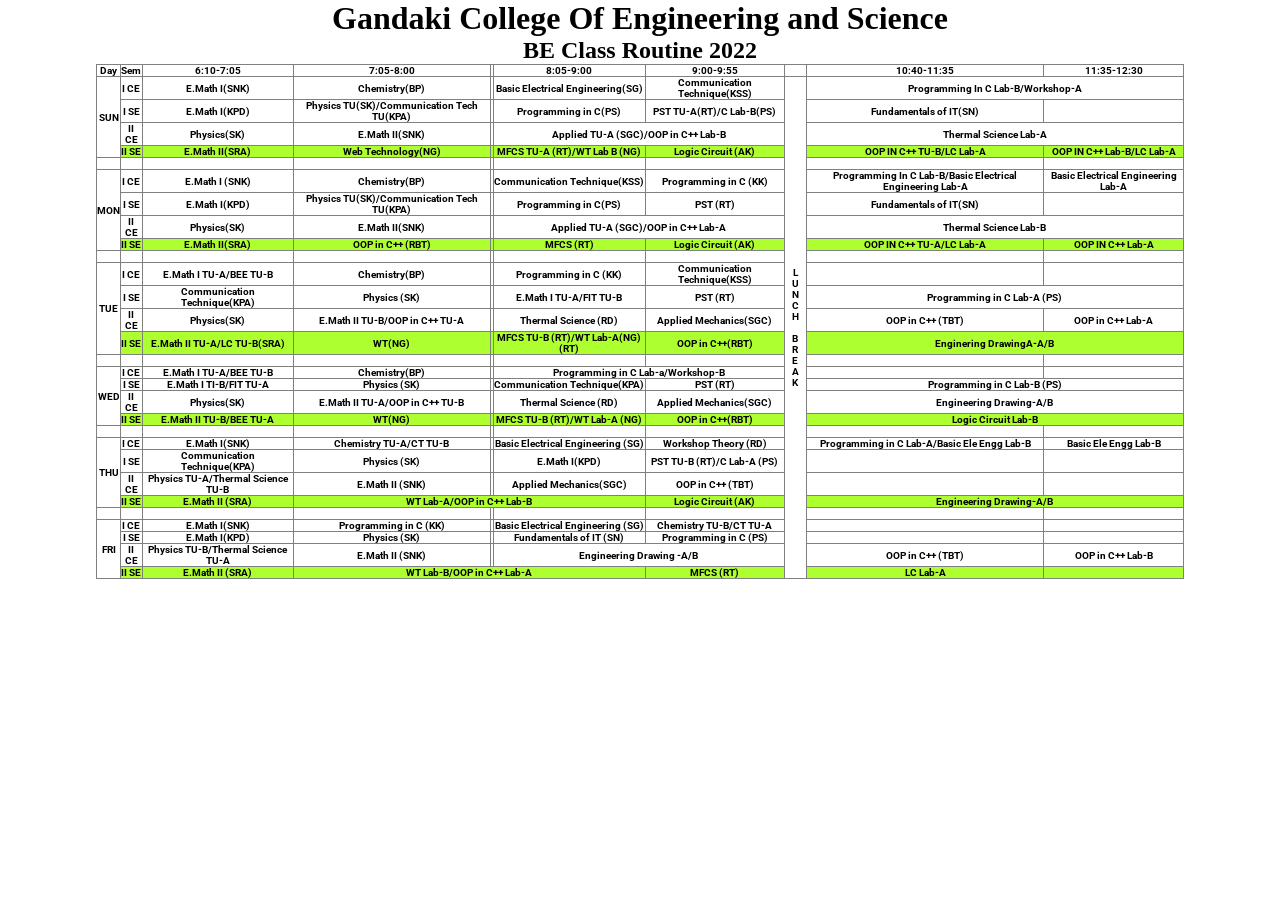
<file: Assignment/Assignment 4/index.html>
<!DOCTYPE html>
<html lang="en">
<head>
    <meta charset="UTF-8">
    <meta http-equiv="X-UA-Compatible" content="IE=edge">
    <meta name="viewport" content="width=device-width, initial-scale=1.0">
    <link rel="preconnect" href="https://fonts.googleapis.com">
    <link rel="preconnect" href="https://fonts.gstatic.com" crossorigin>
    <link href="https://fonts.googleapis.com/css2?family=Roboto:wght@500;700&family=Rubik:wght@400;500;600;700&display=swap" rel="stylesheet">
    <title>routine</title>
    <style>
        *{
            padding: 0%;

            margin: 0%;
            box-sizing: border-box;

        }
    h1{
        text-align: center;

    } 
    h2{
        text-align: center;
    }
    table{
     border-collapse: collapse;
     margin: 0 auto;
     width: 85%;
     /* height: 100vh; */
     font-size: 10px;
     font-family: "Roboto";
     font-weight: 700;
    }
    .my-class{
        background-color: greenyellow;
    }
    </style>

</head>
<body>
    <h1>Gandaki College Of Engineering and Science</h1>
<h2>BE Class Routine 2022</h2>
<table border="1">
    <tr>

    <th>Day</th>
    <th>Sem</th>
    <th>6:10-7:05</th>
    <th>7:05-8:00</th>
    <th>&nbsp;</th>
    <th>8:05-9:00</th>
    <th>9:00-9:55</th>
    <th>&nbsp;</th>

    <th>10:40-11:35</th>
    <th>11:35-12:30</th>


</tr>
<tbody>
    <tr align="center">
        <th rowspan="4">SUN</th>
        <th>I CE</th>
        <td>E.Math I(SNK)</td>
        <td>Chemistry(BP)</td>
        <td>&nbsp;</td>
        <td>Basic Electrical Engineering(SG)</td>
        <td>Communication Technique(KSS)</td>
        <th rowspan="30" width="2%" >L<br>U<br>N<br>C<br>H<br><br> B<br>R<br>E<br>A<br>K</th>
        <td colspan="2">Programming In C Lab-B/Workshop-A</td>
    </tr>
    <tr align="center">
        
        <th>I SE</th>
        <td>E.Math I(KPD)</td>
        <td>Physics TU(SK)/Communication Tech TU(KPA)</td>
        <td>&nbsp;</td>
        <td>Programming in C(PS)</td>
        <td>PST TU-A(RT)/C Lab-B(PS)</td>
        <td>Fundamentals of IT(SN)</td>
        <td>&nbsp;</td>
    </tr>
    <tr align="center">
        
        <th>II CE</th>
        <td>Physics(SK)</td>
        <td>E.Math II(SNK)</td>
        <td>&nbsp;</td>
        <td colspan="2">Applied TU-A (SGC)/OOP in C++ Lab-B</td>
        <td colspan="2">Thermal Science Lab-A</td>
    </tr>
    <tr class="my-class" align="center">
        
        <th>II SE</th>
        <td>E.Math II(SRA)</td>
        <td>Web Technology(NG)</td>
        <td>&nbsp;</td>
        <td>MFCS TU-A (RT)/WT Lab B (NG)</td>
        <td>Logic Circuit (AK)</td>
        <td>OOP IN C++ TU-B/LC Lab-A</td>
        <td>OOP IN C++ Lab-B/LC Lab-A</td>
    </tr>
    <tr>
        <th>&nbsp;</th>
        <th>&nbsp;</th>
        <th>&nbsp;</th> 
        <th>&nbsp;</th>
        <th>&nbsp;</th>
        <th>&nbsp;</th>
        <th>&nbsp;</th>
        <th>&nbsp;</th>
        <th>&nbsp;</th>

    </tr>
    <tr align="center">
        <th rowspan="4">MON</th>
        <th>I CE</th>
        <td>E.Math I (SNK)</td>
        <td>Chemistry(BP)</td>
        <td>&nbsp;</td>
        <td>Communication Technique(KSS)</td>
        <td>Programming in C (KK)</td>
        <td>Programming In C Lab-B/Basic Electrical Engineering Lab-A</td>
        <td>Basic Electrical Engineering Lab-A</td>
    </tr>
    <tr align="center">
        
        <th>I SE</th>
        <td>E.Math I(KPD)</td>
        <td>Physics TU(SK)/Communication Tech TU(KPA)</td>
        <td>&nbsp;</td>
        <td>Programming in C(PS)</td>
        <td>PST (RT)</td>
        <td>Fundamentals of IT(SN)</td>
        <td>&nbsp;</td>
    </tr>
    <tr align="center">
        
        <th>II CE</th>
        <td>Physics(SK)</td>
        <td>E.Math II(SNK)</td>
        <td>&nbsp;</td>
        <td colspan="2">Applied TU-A (SGC)/OOP in C++ Lab-A</td>
        <td colspan="2">Thermal Science Lab-B</td>
    </tr>
    <tr class="my-class" align="center">
        
        <th>II SE</th>
        <td>E.Math II(SRA)</td>
        <td>OOP in C++ (RBT)</td>
        <td>&nbsp;</td>
        <td>MFCS (RT)</td>
        <td>Logic Circuit (AK)</td>
        <td>OOP IN C++ TU-A/LC Lab-A</td>
        <td>OOP IN C++ Lab-A</td>
    </tr>
    
    <tr>
        <th>&nbsp;</th>
        <th>&nbsp;</th>
        <th>&nbsp;</th> 
        <th>&nbsp;</th>
        <th>&nbsp;</th>
        <th>&nbsp;</th>
        <th>&nbsp;</th>
        <th>&nbsp;</th>
        <th>&nbsp;</th>

    </tr>
    <tr align="center">
        <th rowspan="4">TUE</th>
        <th>I CE</th>
        <td>E.Math I TU-A/BEE TU-B</td>
        <td>Chemistry(BP)</td>
        <td>&nbsp;</td>
        <td>Programming in C (KK)</td>
        <td>Communication Technique(KSS)</td>        
        <td>&nbsp;</td>
        <td>&nbsp;</td>
    </tr>
    <tr align="center">
        
        <th>I SE</th>
        <td>Communication Technique(KPA)</td>
        <td>Physics (SK)</td>
        <td>&nbsp;</td>
        <td>E.Math I TU-A/FIT TU-B</td>
        <td>PST (RT)</td>
        <td colspan="2">Programming in C Lab-A (PS)</td>
    </tr>
    <tr align="center">
        
        <th>II CE</th>
        <td>Physics(SK)</td>
        <td>E.Math II TU-B/OOP in C++ TU-A</td>
        <td>&nbsp;</td>
        <td >Thermal Science (RD)</td>
        <td >Applied Mechanics(SGC)</td>
        <td>OOP in C++ (TBT)</td>
        <td>OOP in C++ Lab-A</td>

        
    </tr>
    <tr class="my-class" align="center">
        
        <th>II SE</th>
        <td>E.Math II TU-A/LC TU-B(SRA)</td>
        <td>WT(NG)</td>
        <td>&nbsp;</td>
        <td>MFCS TU-B (RT)/WT Lab-A(NG) (RT)</td>
        <td>OOP in C++(RBT)</td>
        <td colspan="2">Enginering DrawingA-A/B</td>
    </tr>
    <tr>
        <th>&nbsp;</th>
        <th>&nbsp;</th>
        <th>&nbsp;</th> 
        <th>&nbsp;</th>
        <th>&nbsp;</th>
        <th>&nbsp;</th>
        <th>&nbsp;</th>
        <th>&nbsp;</th>
        <th>&nbsp;</th>

    </tr>
    <tr align="center">
        <th rowspan="4">WED</th>
        <th>I CE</th>
        <td>E.Math I TU-A/BEE TU-B</td>
        <td>Chemistry(BP)</td>
        <td>&nbsp;</td>
        <td colspan="2">Programming in C Lab-a/Workshop-B</td>
        <td>&nbsp;</td>
        <td>&nbsp;</td>
      </tr>
      <tr align="center">
        <th>I SE</th>
        <td>E.Math I TI-B/FIT TU-A</td>
        <td>Physics (SK)</td>
        <td>&nbsp;</td>
        <td>Communication Technique(KPA)</td>
        <td>PST (RT)</td>
        <td colspan="2">Programming in C Lab-B (PS)</td>
      </tr>
      <tr align="center">
        <th>II CE</th>
        <td>Physics(SK)</td>
        <td>E.Math II TU-A/OOP in C++ TU-B</td>
        <td>&nbsp;</td>
        <td>Thermal Science (RD)</td>
        <td>Applied Mechanics(SGC)</td>
        <td colspan="2">Engineering Drawing-A/B</td>
      </tr>
      <tr class="my-class" align="center">
        <th>II SE</th>
        <td>E.Math II TU-B/BEE TU-A</td>
        <td>WT(NG)</td>
        <td>&nbsp;</td>
        <td>MFCS TU-B (RT)/WT Lab-A (NG)</td>
        <td>OOP in C++(RBT)</td>
        <td colspan="2">Logic Circuit Lab-B</td>
      </tr>

      <tr>
        <th>&nbsp;</th>
        <th>&nbsp;</th>
        <th>&nbsp;</th>
        <th>&nbsp;</th>
        <th>&nbsp;</th>
        <th>&nbsp;</th>
        <th>&nbsp;</th>
        <th>&nbsp;</th>
        <th>&nbsp;</th>
      </tr>

      <tr align="center">
        <th rowspan="4">THU</th>
        <th>I CE</th>
        <td>E.Math I(SNK)</td>
        <td>Chemistry TU-A/CT TU-B</td>
        <td>&nbsp;</td>
        <td>Basic Electrical Engineering (SG)</td>
        <td>Workshop Theory (RD)</td>
        <td>Programming in C Lab-A/Basic Ele Engg Lab-B</td>
        <td>Basic Ele Engg Lab-B</td>
      </tr>
      <tr align="center">
        <th>I SE</th>
        <td>Communication Technique(KPA)</td>
        <td>Physics (SK)</td>
        <td>&nbsp;</td>
        <td>E.Math I(KPD)</td>
        <td>PST TU-B (RT)/C Lab-A (PS)</td>
        <td>&nbsp;</td>
        <td>&nbsp;</td>
      </tr>
      <tr align="center">
        <th>II CE</th>
        <td>Physics TU-A/Thermal Science TU-B</td>
        <td>E.Math II (SNK)</td>
        <td>&nbsp;</td>
        <td>Applied Mechanics(SGC)</td>
        <td>OOP in C++ (TBT)</td>
        <td>&nbsp;</td>
        <td>&nbsp;</td>
      </tr>
      <tr class="my-class" align="center">
        <th>II SE</th>
        <td>E.Math II (SRA)</td>
        <td colspan="3">WT Lab-A/OOP in C++ Lab-B</td>
        <td>Logic Circuit (AK)</td>
        <td colspan="2">Engineering Drawing-A/B</td>
      </tr>

      <tr>
        <th>&nbsp;</th>
        <th>&nbsp;</th>
        <th>&nbsp;</th>
        <th>&nbsp;</th>
        <th>&nbsp;</th>
        <th>&nbsp;</th>
        <th>&nbsp;</th>
        <th>&nbsp;</th>
        <th>&nbsp;</th>
      </tr>

      <tr align="center">
        <th rowspan="4">FRI</th>
        <th>I CE</th>
        <td>E.Math I(SNK)</td>
        <td>Programming in C (KK)</td>
        <td>&nbsp;</td>
        <td>Basic Electrical Engineering (SG)</td>
        <td>Chemistry TU-B/CT TU-A</td>
        <th>&nbsp;</th>
        <th>&nbsp;</th>
      </tr>
      <tr align="center">
        <th>I SE</th>
        <td>E.Math I(KPD)</td>
        <td>Physics (SK)</td>
        <td>&nbsp;</td>
        <td>Fundamentals of IT (SN)</td>
        <td>Programming in C (PS)</td>
        <td>&nbsp;</td>
        <td>&nbsp;</td>
      </tr>
      <tr align="center">
        <th>II CE</th>
        <td>Physics TU-B/Thermal Science TU-A</td>
        <td>E.Math II (SNK)</td>
        <td>&nbsp;</td>
        <td colspan="2">Engineering Drawing -A/B</td>
        <td>OOP in C++ (TBT)</td>
        <td>OOP in C++ Lab-B</td>
      </tr>
      <tr class="my-class" align="center">
        <th>II SE</th>
        <td>E.Math II (SRA)</td>
        <td colspan="3">WT Lab-B/OOP in C++ Lab-A</td>
        <td>MFCS (RT)</td>
        <td>LC Lab-A</td>
        <td>&nbsp;</td>
      </tr>



    </tbody>
</table>
</body>
</html>
</file>
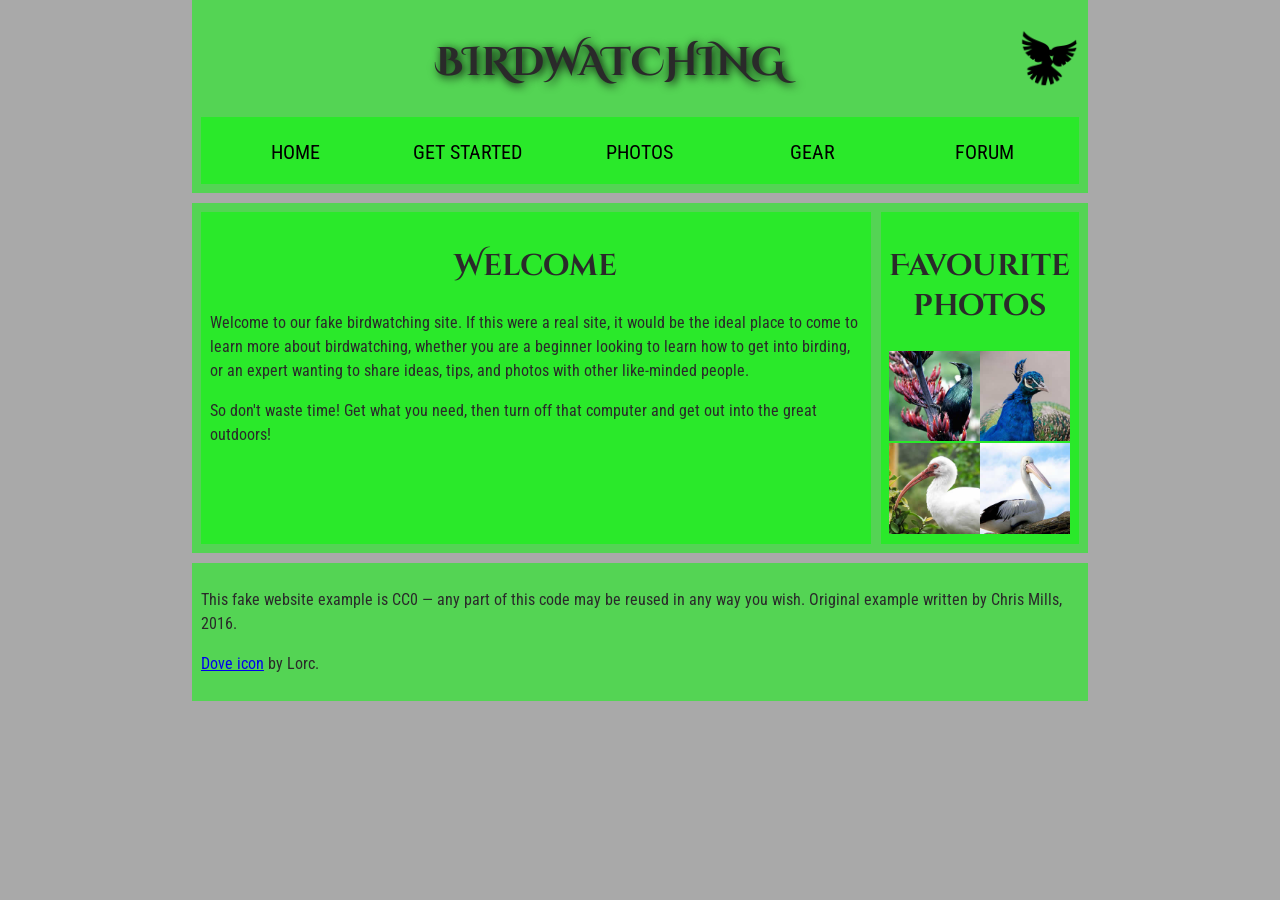
<file: Assignment/Assignment3/index.html>
<!DOCTYPE html>
<html lang="en">
  <head>
    <meta charset="utf-8"/>
    <title>Birdwatching</title>
    <link href="https://fonts.googleapis.com/css?family=Roboto+Condensed:300%7CCinzel+Decorative:700" rel="stylesheet" />
    <link href="style.css" rel="stylesheet" />

  </head>

  <body>
      
    <header>
      <h1>Birdwatching</h1>
      <img src="dove.png" alt="a simple dove logo"/>
      <nav>
        <ul>
          <li><span>Home</span></li>
          <li><a href="#">Get started</a></li>
          <li><a href="#">Photos</a></li>
          <li><a href="#">Gear</a></li>
          <li><a href="#">Forum</a></li>
        </ul>
     </nav>
  </header>
   
  <main>
    <section>
      <h2>Welcome</h2>

      <p>Welcome to our fake birdwatching site. If this were a real site, it would be the ideal place to come to learn more about birdwatching, whether you are a beginner looking to learn how to get into birding, or an expert wanting to share ideas, tips, and photos with other like-minded people.</p>

      <p>So don't waste time! Get what you need, then turn off that computer and get out into the great outdoors! </p>
  </section>

  <aside>
    <h2>Favourite photos</h2>

    <a href="favorite-1.jpg"><img src="favorite-1_th.jpg" alt="Small black bird, black claws, long black slender beak, links to larger version of the image"></a>
    <a href="favorite-2.jpg"><img src="favorite-2_th.jpg" alt="Top half of a pretty bird with bright blue plumage on neck, light colored beak, blue headdress, links to larger version of the image"></a>
    <a href="favorite-3.jpg"><img src="favorite-3_th.jpg" alt="Top half of a large bird with white plumage, very long curved narrow light colored break, links to larger version of the image"></a>
    <a href="favorite-4.jpg"><img src="favorite-4_th.jpg" alt="Large bird, mostly white plumage with black plumage on back and rear, long straight white beak, links to larger version of the image"></a>
 </aside>
</main>

<footer>
  <p>This fake website example is CC0 — any part of this code may be reused in any way you wish. Original example written by Chris Mills, 2016.</p>

  <p><a href="http://game-icons.net/lorc/originals/dove.html">Dove icon</a> by Lorc.</p>

</footer>
 
 </body>
</html>
</file>
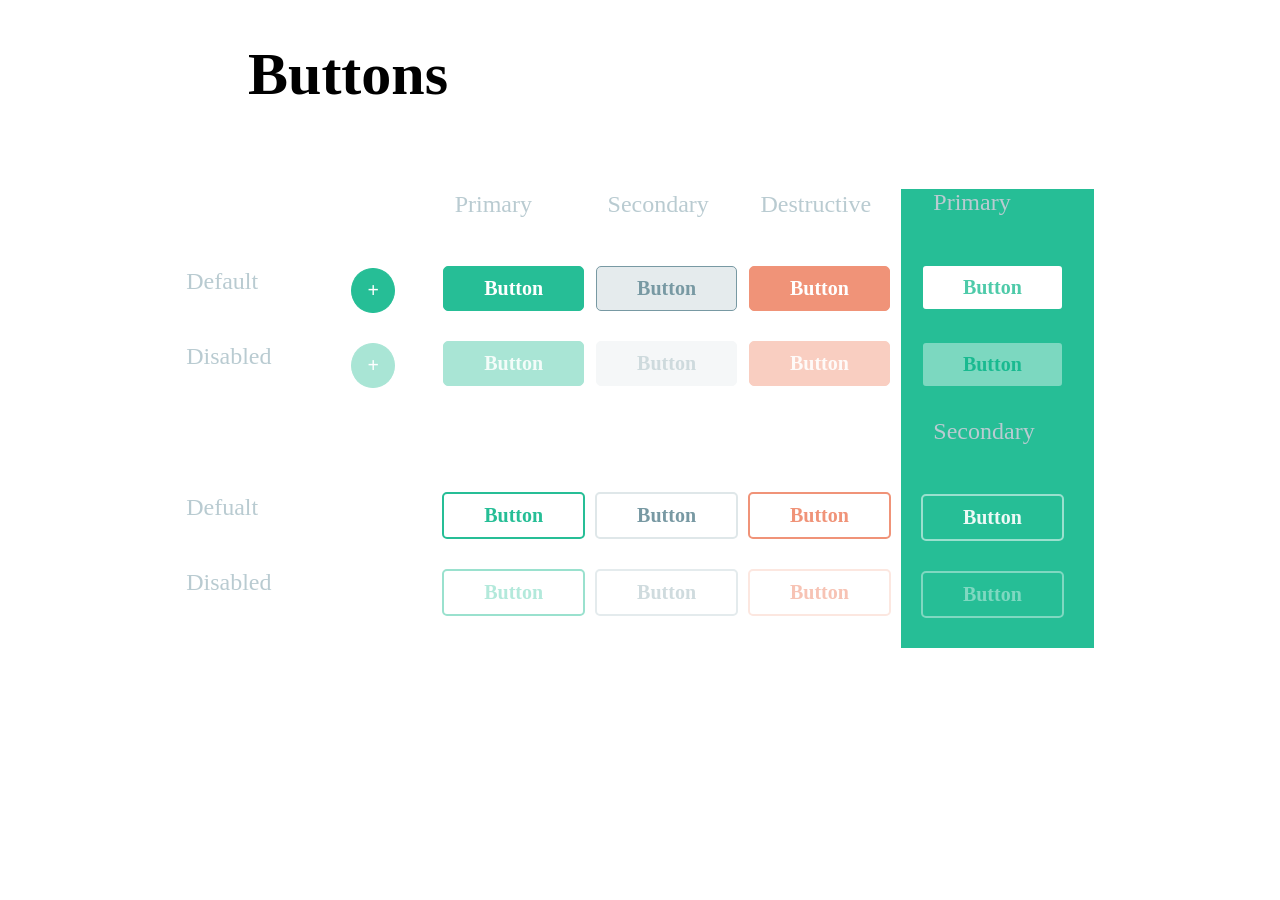
<file: Lab/lab 2/index.html>
<!DOCTYPE html>
<html lang="en">
  <head>
    <meta charset="UTF-8" />
    <meta http-equiv="X-UA-Compatible" content="IE=edge" />
    <meta name="viewport" content="width=device-width, initial-scale=1.0" />
    <link href="style.css" rel="stylesheet" />
    <title>Button</title>
  </head>
  <body>
    <h1>Buttons</h1>
    <main>
      <section>
        <div class="r1">
          <span>&nbsp;</span>
          <span>Default</span>
          <span>Disabled</span>
          <span>&nbsp;</span>
          <span>Defualt</span>
          <span>Disabled</span>
        </div>
        <div class="r2">
          <span>&nbsp;</span>
          <a href="#" class="btn btn-default">+</a>
          <a class="btn btn-default3">+</a>
          <span>&nbsp;</span>
          <span>&nbsp;</span>
          <span>&nbsp;</span>
        </div>
        <div class="r3">
          <span>Primary</span>
          <a href="#" class="btn btn-primary">Button</a>
          <a class="btn btn-primary2">Button</a>
          <span>&nbsp;</span>
          <a href="#" class="btn btn-primary3">Button</a>
          <a class="btn btn-primary4">Button</a>
        </div>
        <div class="r4">
          <span>Secondary</span>
          <a href="#" class="btn btn-secondary">Button</a>
          <a class="btn btn-secondary2">Button</a>
          <span>&nbsp;</span>
          <a href="#" class="btn btn-secondary3">Button</a>
          <a class="btn btn-secondary4">Button</a>
        </div>
        <div class="r5">
          <span>Destructive</span>
          <a href="#" class="btn btn-destructive">Button</a>
          <a class="btn btn-destructive2">Button</a>
          <span>&nbsp;</span>
          <a href="#" class="btn btn-destructive3">Button</a>
          <a class="btn btn-destructive4">Button</a>
        </div>
        <div class="r6">
          <span>Primary</span>
          <div class="prim">
            <a href="#" class="btn btn-primary5">Button</a>
            <a class="btn btn-primary6">Button</a>
            <span class="sec">Secondary</span>
            <a href="#" class="btn btn-primary7">Button</a>
            <a class="btn btn-primary8">Button</a>
          </div>
        </div>
      </section>
    </main>
  </body>
</html>
</file>
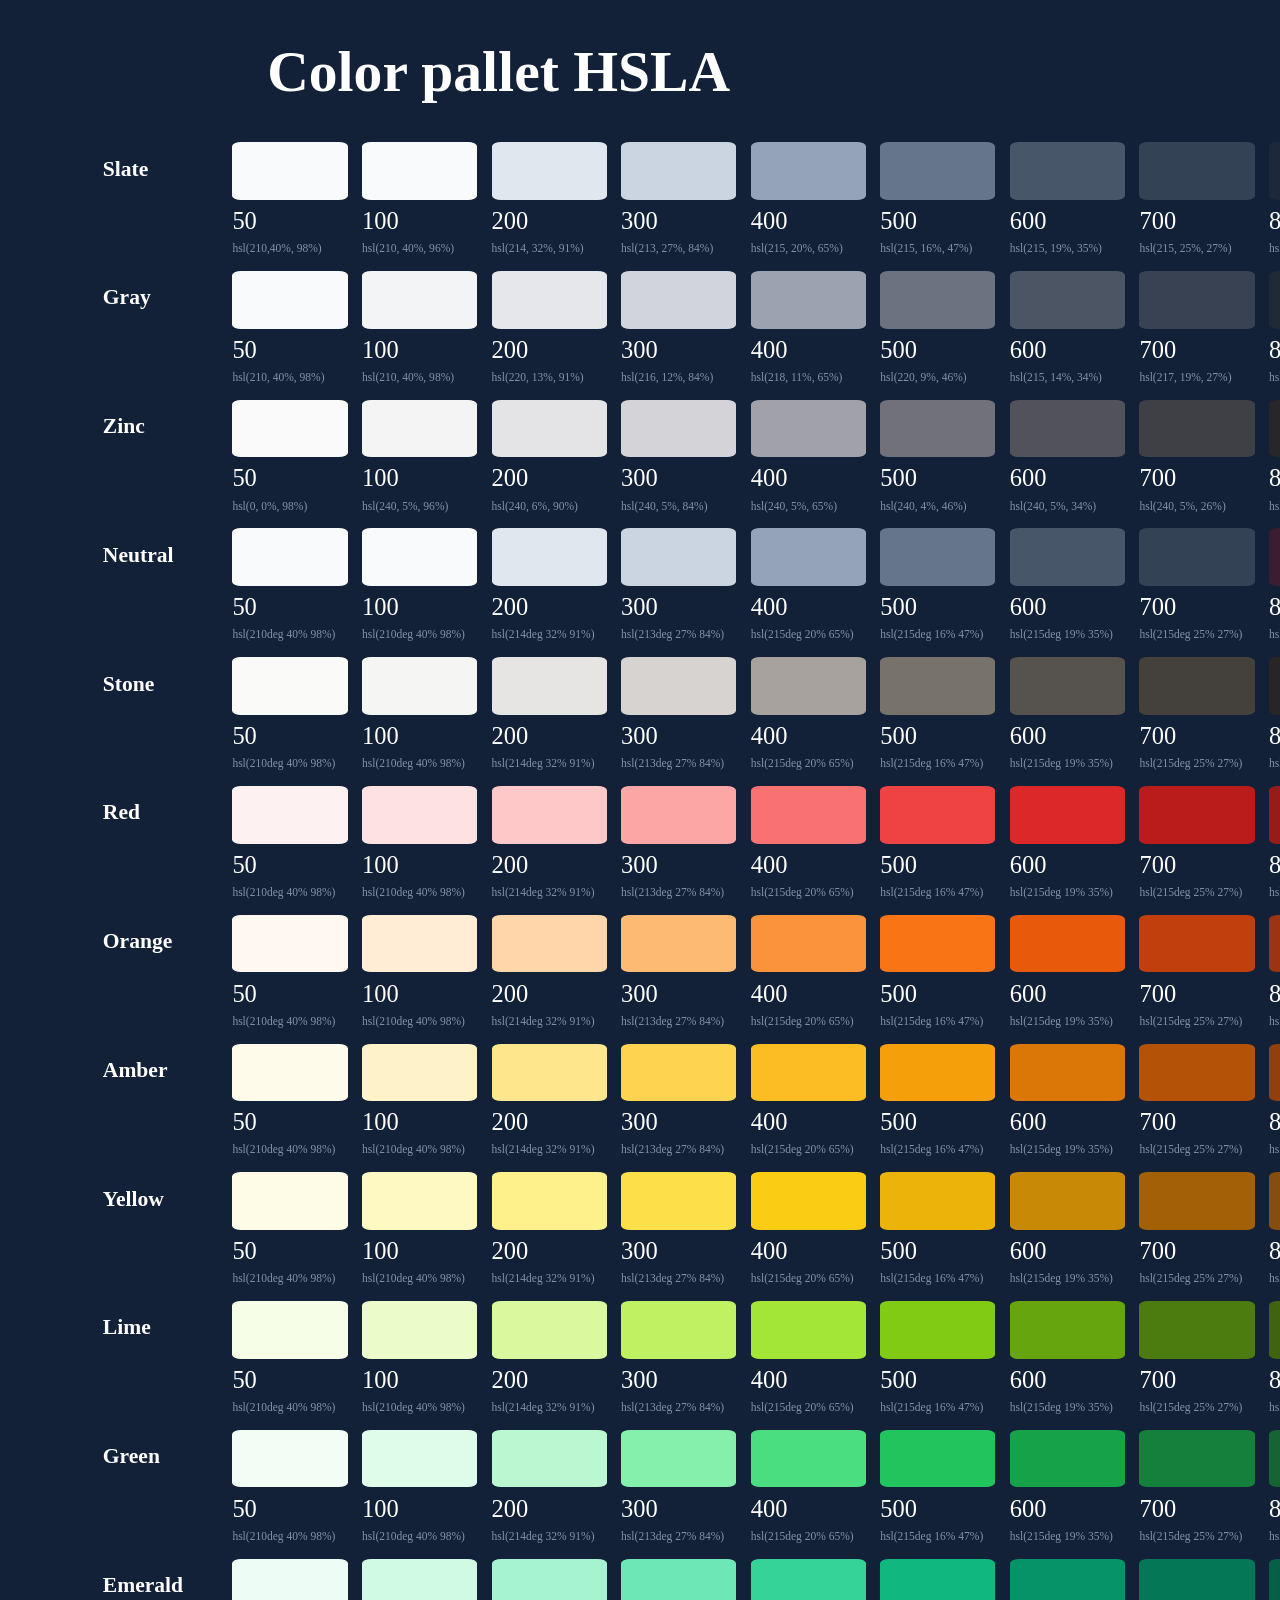
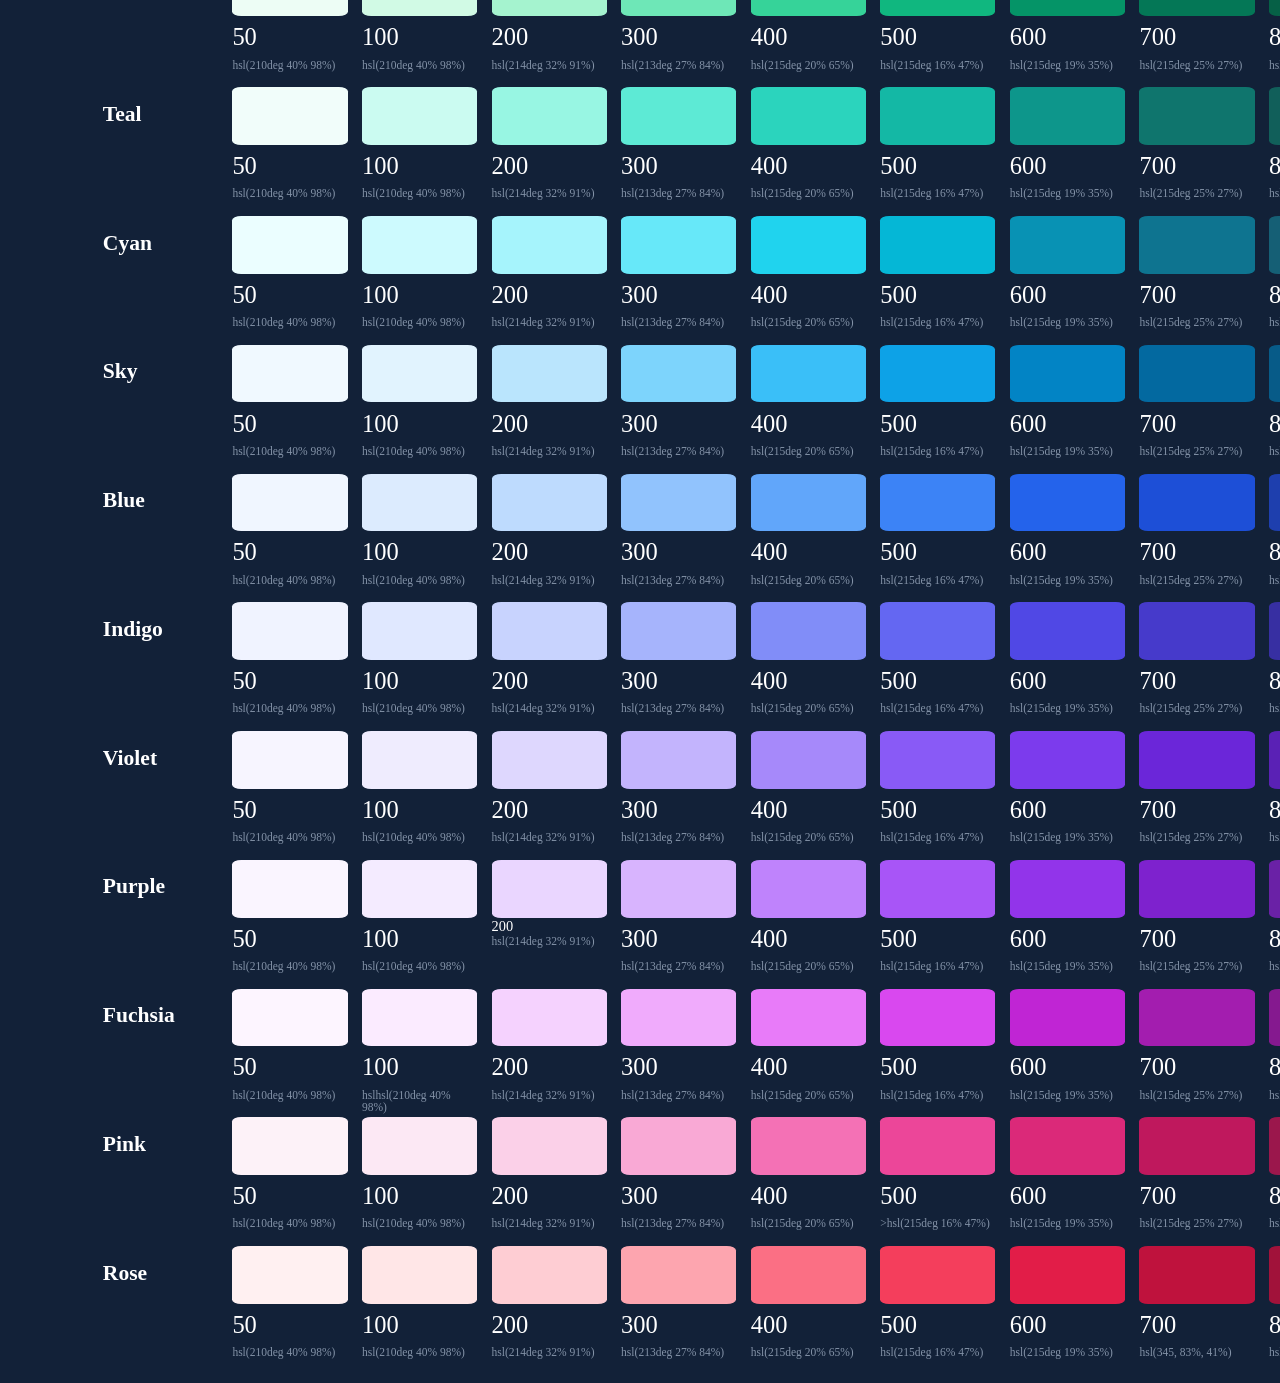
<file: Lab/Lab 3/index.html>
<!DOCTYPE html>
<html lang="en">
<head>
  <meta charset="UTF-8">
  <meta http-equiv="X-UA-Compatible" content="IE=edge">
  <meta name="viewport" content="width=<device-width>, initial-scale=1.0">
    <link href="style.css" rel="stylesheet">
  <title>Document</title>
</head>
<body>
  <header>
    <h1>Color pallet HSLA</h1>
  </header>
  <main> 
    <section>
      <div class="grid">
        <!---------------------------Slate-------------------------------------->
        <a class="name">Slate</a>
        <a>
          <span class="slate1"></span>
          <span class="number">50</span>
          <span class="color">hsl(210,40%, 98%)</span>
          </a>
        <a>
          <span class="slate2"></span>
          <span class="number"> 100</span>
          <span class="color">hsl(210, 40%, 96%)</span>
        </a>
        <a>
          <span class="slate3"></span>
          <span class="number"> 200</span>
          <span class="color">hsl(214, 32%, 91%)
        </a>
        <a>
          <span class="slate4"></span>
          <span class="number"> 300</span>
          <span class="color">hsl(213, 27%, 84%)
        </a>
        <a>
          <span class="slate5"></span>
          <span class="number"> 400</span>
          <span class="color">hsl(215, 20%, 65%)
        </a>
        <a>
          <span class="slate6"></span>
          <span class="number"> 500</span>
          <span class="color">hsl(215, 16%, 47%)
        </a>
        <a>
          <span class="slate7"></span>
          <span class="number"> 600</span>
          <span class="color">hsl(215, 19%, 35%)
        </a>
        <a>
          <span class="slate8"></span >
          <span class="number"> 700</span>
          <span class="color">hsl(215, 25%, 27%)
        </a>
        <a>
          <span class="slate9"></span>
          <span class="number"> 800</span>
          <span class="color">hsl(217, 33%, 17%)
        </a>
        <a>
          <span class="slate10"></span>
          <span class="number">900</span>
          <span class="color">hsl(222, 47%, 11%)
        </a>
        <!---------------------------Gray-------------------------------------->
        <a class="name">Gray</a>
        <a>
          <span class="Gray1"></span>
          <span class="number">50</span>
          <span class="color">hsl(210,
          40%, 98%)</span>
          </a
        >
        <a
          >
          <span class="Gray2"></span>
          <span class="number">100</span>
          <span class="color">hsl(210,
          40%, 98%)</span>
          </a
        >
        <a
          >
          <span class="Gray3"></span>
          <span class="number">200</span>
          <span class="color">hsl(220, 13%, 91%)</span></a
        >
        <a>
          <span class="Gray4"></span>
          <span class="number">300</span>
          <span class="color">hsl(216, 12%, 84%)</span>
        </a>
        <a>
          <span class="Gray5"></span>
          <span class="number">400</span>
          <span class="color">hsl(218, 11%, 65%)</span>
        </a>
        <a><span class="Gray6"></span>
          <span class="number">500</span>
          <span class="color">hsl(220, 9%, 46%)</span>
        </a>
        <a>
          <span class="Gray7"></span>
          <span class="number">600</span>
          <span class="color">	hsl(215, 14%, 34%)</span>
        </a>
        <a>
          <span class="Gray8"></span>
          <span class="number">700</span>
          <span class="color">hsl(217, 19%, 27%)</span>
        </a>
        <a>
          <span class="Gray9"></span>
          <span class="number">800</span>
          <span class="color">hsl(215, 28%, 17%)</span>
        </a>
        <a>
          <span class="Gray10"></span>
          <span class="number">900</span>
          <span class="color">hsl(221, 39%, 11%)</span>
        </a>
        <!---------------------------Zinc-------------------------------------->
        <a class="name">Zinc</a>
        <a>
          <span class="zinc1"></span>
          <span class="number">50</span>
          <span class="color">hsl(0, 0%, 98%)</span>
        </a>
        <a>
          <span class="zinc2"></span>
          <span class="number">100</span>
          <span class="color">hsl(240, 5%, 96%)</span>
        </a>
        <a>
          <span class="zinc3"></span>
          <span class="number">200</span>
          <span class="color">hsl(240, 6%, 90%)</span>
        </a>
        <a>
          <span class="zinc4"></span>
          <span class="number">300</span>
          <span class="color">hsl(240, 5%, 84%)</span>
        </a>
        <a>
          <span class="zinc5"></span>
          <span class="number">400</span>
          <span class="color">hsl(240, 5%, 65%)</span>
        </a>
        <a>
          <span class="zinc6"></span>
          <span class="number">500</span>
          <span class="color">hsl(240, 4%, 46%)</span>
        </a>
        <a>
          <span class="zinc7"></span>
          <span class="number">600</span>
          <span class="color">hsl(240, 5%, 34%)</span>
          </a>
        <a>
          <span class="zinc8"></span>
          <span class="number">700</span>
          <span class="color">hsl(240, 5%, 26%)</span>
        </a>
        <a>
          <span class="zinc9"></span>
          <span class="number">800</span>
          <span class="color">hsl(240, 4%, 16%)</span>
        </a>
        <a>
          <span class="zinc10"></span>
          <span class="number">900</span>
          <span class="color">hsl(240, 6%, 10%)</span>
        </a>
        <!---------------------------Neutral-------------------------------------->
        <a class="name">Neutral</a>
        <a>
          <span class="neutral1"></span>
          <span class="number">50</span>
          <span class="color">hsl(210deg 40% 98%)</span>
        </a>
        <a>
          <span class="neutral2"></span>
          <span class="number">100</span>
          <span class="color">hsl(210deg 40% 98%)</span>
        </a>
        <a>
          <span class="neutral3"></span>
          <span class="number">200</span>
          <span class="color">hsl(214deg 32% 91%)</span>
        </a>
        <a>
          <span class="neutral4"></span>
          <span class="number">300</span>
          <span class="color">hsl(213deg 27% 84%)</span>
        </a>
        <a>
          <span class="neutral5"></span>
          <span class="number">400</span>
          <span class="color">hsl(215deg 20% 65%)</span>
        </a>
        <a>
          <span class="neutral6"></span>
          <span class="number">500</span>
          <span class="color">hsl(215deg 16% 47%)</span>
        </a>
        <a>
          <span class="neutral7"></span>
          <span class="number">600</span>
          <span class="color">hsl(215deg 19% 35%)</span>
        </a>
        <a>
          <span class="neutral8"></span>
          <span class="number">700</span>
          <span class="color">hsl(215deg 25% 27%)</span>
        </a>
        <a>
          <span class="neutral9"></span>
          <span class="number">800</span>
          <span class="color">hsl(217deg 33% 17%)</span>
        </a>
        <a>
          <span class="neutral10"></span>
          <span class="number">900</span>
          <span class="color">hsl(222deg 47% 11%)</span>
        </a>
        <!---------------------------Stone-------------------------------------->
        <a class="name">Stone</a>
        <a>
          <span class="stone1"></span>
          <span class="number">50</span>
          <span class="color">hsl(210deg 40% 98%)</span>
        </a>
        <a>
          <span class="stone2"></span>
          <span class="number">100</span>
          <span class="color">hsl(210deg 40% 98%)</span>
        </a>
        <a>
          <span class="stone3"></span>
          <span class="number">200</span>
          <span class="color">hsl(214deg 32% 91%)</span>
        </a>
        <a>
          <span class="stone4"></span>
          <span class="number">300</span>
          <span class="color">hsl(213deg 27% 84%)</span>
        </a>
        <a>
          <span class="stone5"></span>
          <span class="number">400</span>
          <span class="color">hsl(215deg 20% 65%)</span>
        </a>
        <a>
          <span class="stone6"></span>
          <span class="number">500</span>
          <span class="color">hsl(215deg 16% 47%) </span>
        </a>
        <a>
          <span class="stone7"></span>
          <span class="number">600</span>
          <span class="color">hsl(215deg 19% 35%)</span>
        </a>
        <a>
          <span class="stone8"></span>
          <span class="number">700</span>
          <span class="color">hsl(215deg 25% 27%)</span>
        </a>
        <a>
          <span class="stone9"></span>
          <span class="number">800</span>
          <span class="color">hsl(217deg 33% 17%)</span>
        </a>
        <a>
          <span class="stone10"></span>
          <span class="number">900</span>
          <span class="color">hsl(222deg 47% 11%)</span>
        </a>
        <!---------------------------Red-------------------------------------->
        <a class="name">Red</a>
        <a>
          <span class="red1"></span>
          <span class="number">50</span>
          <span class="color">hsl(210deg 40% 98%)</span>
        </a>
        <a>
          <span class="red2"></span>
          <span class="number">100</span>
          <span class="color">hsl(210deg 40% 98%)</span>
        </a>
        <a>
          <span class="red3"></span>
          <span class="number">200</span>
          <span class="color">hsl(214deg 32% 91%)</span>
        </a>
        <a
          >
          <span class="red4"></span>
          <span class="number">300</span>
          <span class="color">hsl(213deg 27% 84%)</span>
        </a>
        <a>
          <span class="red5"></span>
          <span class="number">400</span>
          <span class="color">hsl(215deg 20% 65%)</span>
        </a>
        <a>
          <span class="red6"></span>
          <span class="number">500</span>
          <span class="color">hsl(215deg 16% 47%)</span>
        </a >
        <a>
          <span class="red7"></span>
          <span class="number">600</span>
          <span class="color">hsl(215deg 19% 35%)</span>
        </a>
        <a>
          <span class="red8"></span>
          <span class="number">700</span>
          <span class="color">hsl(215deg 25% 27%)</span>
        </a>
        <a>
          <span class="red9"></span>
          <span class="number">800</span>
          <span class="color">hsl(217deg 33% 17%)</span>
        </a>
        <a
          ><span class="red10"></span>
          <span class="number">900</span>
          <span class="color">hsl(222deg 47% 11%)</span>
        </a>
        <!---------------------------Orange-------------------------------------->
        <a class="name">Orange</a>
        <a>
          <span class="orange1"></span>
          <span class="number">50</span>
          <span class="color">hsl(210deg 40% 98%)</span>
        </a>
        <a>
          <span class="orange2"></span>
          <span class="number">100</span>
          <span class="color">hsl(210deg 40% 98%)</span>
        </a>
        <a>
          <span class="orange3"></span>
          <span class="number">200</span>
          <span class="color">hsl(214deg 32% 91%)</span>
        </a>
        <a>
          <span class="orange4"></span>
          <span class="number">300</span>
          <span class="color">hsl(213deg 27% 84%)</span>
        </a>
        <a>
          <span class="orange5"></span>
          <span class="number">400</span>
          <span class="color"> hsl(215deg 20% 65%)</span>
        </a>
        <a><span class="orange6"></span>
          <span class="number">500</span>
          <span class="color">hsl(215deg 16% 47%)</span>
        </a>
        <a><span class="orange7"></span>
          <span class="number">600</span>
          <span class="color">hsl(215deg 19% 35%)</span>
        </a>
        <a>
          <span class="orange8"></span>
          <span class="number">700</span>
          <span class="color">hsl(215deg 25% 27%)</span>
        </a>
        <a>
          <span class="orange9"></span>
          <span class="number">800</span>
          <span class="color">hsl(217deg 33% 17%)</span>
        </a>
        <a>
          <span class="orange10"></span>
          <span class="number">900</span>
          <span class="color">hsl(222deg 47% 11%)</span>
        </a>
        <!---------------------------Amber-------------------------------------->
        <a class="name">Amber</a>
        <a>
          <span class="amber1"></span>
          <span class="number">50</span>
          <span class="color"> hsl(210deg 40% 98%)</span>
        </a>
        <a>
          <span class="amber2"></span>
          <span class="number">100</span>
          <span class="color">hsl(210deg 40% 98%)</span>
        </a>
        <a>
          <span class="amber3"></span>
          <span class="number">200</span>
          <span class="color"> hsl(214deg 32% 91%)</span>
        </a>
        <a>
          <span class="amber4"></span>
          <span class="number">300</span>
          <span class="color"> hsl(213deg 27% 84%)</span>
        </a>
        <a>
          <span class="amber5"></span>
          <span class="number">400</span>
          <span class="color">hsl(215deg 20% 65%)</span>
        </a >
        <a>
          <span class="amber6"></span>
          <span class="number">500</span>
          <span class="color">hsl(215deg 16% 47%)</span>
        </a>
        <a>
          <span class="amber7"></span>
          <span class="number">600</span>
          <span class="color"> hsl(215deg 19% 35%)</span>
        </a>
        <a>
          <span class="amber8"></span>
          <span class="number">700</span>
          <span class="color">hsl(215deg 25% 27%)</span>
        </a>
        <a>
          <span class="amber9"></span>
          <span class="number">800</span>
          <span class="color">hsl(217deg 33% 17%)</span>
        </a>
        <a>
          <span class="amber10"></span>
          <span class="number">900</span>
          <span class="color">hsl(222deg 47% 11%)</span>
        </a>
        <!---------------------------Yellow-------------------------------------->
        <a class="name">Yellow</a>
        <a>
          <span class="yellow1"></span>
          <span class="number">50</span>
          <span class="color">hsl(210deg 40% 98%)</span>

          </a>
        <a>
          <span class="yellow2"></span>
          <span class="number">100</span>
          <span class="color">hsl(210deg 40% 98%)</span>
        </a>
        <a>
          <span class="yellow3"></span>
          <span class="number">200</span>
          <span class="color">hsl(214deg 32% 91%)</span>
        </a>
        <a>
          <span class="yellow4"></span>
          <span class="number">300</span>
          <span class="color">hsl(213deg 27% 84%)</span>
        </a>
        <a>
          <span class="yellow5"></span>
          <span class="number">400</span>
          <span class="color"> hsl(215deg 20% 65%)</span>
        </a>
        <a>
          <span class="yellow6"></span>
          <span class="number">500</span>
          <span class="color">hsl(215deg 16% 47%)</span>
        </a>
        <a>
          <span class="yellow7"></span>
          <span class="number">600</span>
          <span class="color">hsl(215deg 19% 35%)</span>
        </a>
        <a>
          <span class="yellow8"></span>
          <span class="number">700</span>
          <span class="color">hsl(215deg 25% 27%) </span>
        </a>
        <a>
          <span class="yellow9"></span>
          <span class="number">800</span>
          <span class="color">hsl(217deg 33% 17%) </span>
        </a>
        <a>
          <span class="yellow10"></span>
          <span class="number">900</span>
          <span class="color"> hsl(222deg 47% 11%)</span>
        </a>
        <!---------------------------Lime-------------------------------------->
        <a class="name">Lime</a>
        <a>
          <span class="lime1"></span>
          <span class="number">50</span>
          <span class="color">hsl(210deg 40% 98%)</span>
          </a
        >
        <a>
          <span class="lime2"></span>
          <span class="number">100</span>
          <span class="color"> hsl(210deg 40% 98%)</span>
        </a>
        <a>
          <span class="lime3"></span>
          <span class="number">200</span>
          <span class="color">hsl(214deg 32% 91%)</span>
        </a>
        <a>
          <span class="lime4"></span>
          <span class="number">300</span>
          <span class="color">hsl(213deg 27% 84%)</span>
        </a>
        <a>
          <span class="lime5"></span>
          <span class="number">400</span>
          <span class="color">hsl(215deg 20% 65%)</span>
        </a>
        <a>
          <span class="lime6"></span>
          <span class="number">500</span>
          <span class="color">hsl(215deg 16% 47%)</span>
        </a>
        <a>
          <span class="lime7"></span>
          <span class="number">600</span>
          <span class="color">hsl(215deg 19% 35%)</span>
        </a>
        <a>
          <span class="lime8"></span>
          <span class="number">700</span>
          <span class="color">hsl(215deg 25% 27%)</span>
        </a>
        <a>
          <span class="lime9"></span>
          <span class="number">800</span>
          <span class="color">hsl(217deg 33% 17%)</span
            a>
        <a>
          <span class="lime10"></span>
          <span class="number">900</span>
          <span class="color">hsl(222deg 47% 11%)</span>
        </a>
        <!---------------------------Green-------------------------------------->
        <a class="name">Green</a>
        <a>
          <span class="green1"></span>
          <span class="number">50</span>
          <span class="color">hsl(210deg 40% 98%)</span>
        </a>
        <a>
          <span class="green2"></span>
          <span class="number">100</span>
          <span class="color">hsl(210deg 40% 98%)</span>
        </a>
        <a>
          <span class="green3"></span>
          <span class="number">200</span>
          <span class="color">hsl(214deg 32% 91%)</span>
        </a>
        <a>
          <span class="green4"></span>
          <span class="number">300</span>
          <span class="color">hsl(213deg 27% 84%)</span>
        </a>
        <a>
          <span class="green5"></span>
          <span class="number">400</span>
          <span class="color">hsl(215deg 20% 65%)</span>
        </a>
        <a>
          <span class="green6"></span>
          <span class="number">500</span>
          <span class="color">hsl(215deg 16% 47%)</span>
        </a>
        <a>
          <span class="green7"></span>
          <span class="number">600</span>
          <span class="color">hsl(215deg 19% 35%)</span>
        </a>
        <a><span class="green8"></span>
          <span class="number">700</span>
          <span class="color">hsl(215deg 25% 27%)</span>
        </a>
        <a><span class="green9"></span>
          <span class="number">800</span>
          <span class="color">hsl(217deg 33% 17%) </span>
        </a>
        <a>
          <span class="green10"></span>
          <span class="number">900</span>
          <span class="color">hsl(222deg 47% 11%)</span> 
        </a>
        <!---------------------------Emerald-------------------------------------->
        <a class="name">Emerald</a>
        <a>
          <span class="emerald1"></span>
          <span class="number">50</span>
          <span class="color">hsl(210deg 40% 98%)</span>
        </a>
        <a>
          <span class="emerald2"></span>
          <span class="number">100</span>
          <span class="color">hsl(210deg 40% 98%)</span>
        </a>
        <a><span class="emerald3"></span>
          <span class="number">200</span>
          <span class="color">hsl(214deg 32% 91%)</span>
        </a>
        <a>
          <span class="emerald4"></span>
          <span class="number">300</span>
          <span class="color">hsl(213deg 27% 84%)</span>
        </a>
        <a>
          <span class="emerald5"></span>
          <span class="number">400</span>
          <span class="color">hsl(215deg 20% 65%)</span>
        </a>
        <a><span class="emerald6"></span>
          <span class="number">500</span>
          <span class="color">hsl(215deg 16% 47%)</span>
        </a>
        <a><span class="emerald7"></span>
          <span class="number">600</span>
          <span class="color">hsl(215deg 19% 35%)</span>
        </a>
        <a >
          <span class="emerald8"></span>
          <span class="number">700</span>
          <span class="color">hsl(215deg 25% 27%)</span>
        </a>
        <a>
          <span class="emerald9"></span>
          <span class="number">800</span>
          <span class="color">hsl(217deg 33% 17%)</span>
        <a>
          <span class="emerald10"></span>
          <span class="number">900</span>
          <span class="color">hsl(222deg 47% 11%)</span>
        </a >
        <!---------------------------Teal-------------------------------------->
        <a class="name">Teal</a>
        <a>
          <span class="teal1"></span>
          <span class="number">50</span>
          <span class="color"> hsl(210deg 40% 98%)</span>
        </a>
        <a>
          <span class="teal2"></span>
          <span class="number">100</span>
          <span class="color">hsl(210deg 40% 98%)</span>
        </a>
        <a>
          <span class="teal3"></span>
          <span class="number">200</span>
          <span class="color">hsl(214deg 32% 91%)</span>
        </a>
        <a>
          <span class="teal4"></span>
          <span class="number">300</span>
          <span class="color">hsl(213deg 27% 84%)</span>
        </a>
        <a>
          <span class="teal5"></span>
          <span class="number">400</span>
          <span class="color">hsl(215deg 20% 65%)</span>
        </a>
        <a>
          <span class="teal6"></span>
          <span class="number">500</span>
          <span class="color">hsl(215deg 16% 47%)</span>
        </a>
        <a>
          <span class="teal7"></span>
          <span class="number">600</span>
          <span class="color">hsl(215deg 19% 35%)</span>
        </a>       
        <a>
          <span class="teal8"></span>
          <span class="number">700</span>
          <span class="color">hsl(215deg 25% 27%)</span>
        </a>
        <a>
          <span class="teal9"></span>
          <span class="number">800</span>
          <span class="color">hsl(217deg 33% 17%)</span>
        </a>
        <a
          ><span class="teal10"></span>
          <span class="number">900</span>
          <span class="color">hsl(222deg 47% 11%)</span>
        </a>
        <!---------------------------Cyan-------------------------------------->
        <a class="name">Cyan</a>
        <a>
          <span class="cyan1"></span>
          <span class="number">50</span>
          <span class="color">hsl(210deg 40% 98%)</span>
        </a>
        <a>
          <span class="cyan2"></span>
          <span class="number">100</span>
          <span class="color">hsl(210deg 40% 98%)</span>
        </a>
        <a>
          <span class="cyan3"></span>
          <span class="number">200</span>
          <span class="color">hsl(214deg 32% 91%)</span>
        </a>
        <a>
          <span class="cyan4"></span>
          <span class="number">300</span>
          <span class="color">hsl(213deg 27% 84%)</span>
        </a>
        <a>
          <span class="cyan5"></span>
          <span class="number">400</span>
          <span class="color">hsl(215deg 20% 65%)</span>
        </a>
        <a>
          <span class="cyan6"></span>
          <span class="number">500</span>
          <span class="color">hsl(215deg 16% 47%)</span>
        </a>
        <a
          ><span class="cyan7"></span>
          <span class="number">600</span>
          <span class="color">hsl(215deg 19% 35%)</span>
        </a>
        <a>
          <span class="cyan8"></span>
          <span class="number">700</span>
          <span class="color">hsl(215deg 25% 27%)</span>
        </a >
        <a>
          <span class="cyan9"></span>
          <span class="number">800</span>
          <span class="color">hsl(217deg 33% 17%)</span>
        </a>
        <a>
          <span class="cyan10"></span>
          <span class="number">900</span>
          <span class="color">hsl(222deg 47% 11%)</span>
        </a>
        <!---------------------------Sky-------------------------------------->
        <a class="name">Sky</a>
        <a>
          <span class="sky1"></span>
          <span class="number">50</span>
          <span class="color">hsl(210deg 40% 98%)</span>
        </a>
        <a>
          <span class="sky2"></span>
          <span class="number">100</span>
          <span class="color">hsl(210deg 40% 98%)</span>
        </a>
        <a>
          <span class="sky3"></span>
          <span class="number">200</span>
          <span class="color">hsl(214deg 32% 91%)</span>
        </a>
        <a>
          <span class="sky4"></span>
          <span class="number">300</span>
          <span class="color">hsl(213deg 27% 84%)</span>
        </a>
        <a>
          <span class="sky5"></span>
          <span class="number">400</span>
          <span class="color">hsl(215deg 20% 65%)</span>
        </a>
        <a>
          <span class="sky6"></span>
          <span class="number">500</span>
          <span class="color">hsl(215deg 16% 47%)</span>
        </a>
        <a>
          <span class="sky7"></span>
          <span class="number">600</span>
          <span class="color">hsl(215deg 19% 35%)</span>
        </a>
        <a>
          <span class="sky8"></span>
          <span class="number">700</span>
          <span class="color">hsl(215deg 25% 27%)</span>
        </a>
        <a>
          <span class="sky9"></span>
          <span class="number">800</span>
          <span class="color">hsl(217deg 33% 17%)</span>
        </a>
        <a>
          <span class="sky10"></span>
          <span class="number">900</span>
          <span class="color">hsl(222deg 47% 11%)</span>
        </a>
        <!---------------------------Blue-------------------------------------->
        <a class="name">Blue</a>
        <a>
          <span class="blue1"></span>
          <span class="number">50</span>
          <span class="color">hsl(210deg 40% 98%)</span>
        </a >
        <a>
          <span class="blue2"></span>
          <span class="number">100</span>
          <span class="color">hsl(210deg 40% 98%)</span>
        </a>
        <a>
          <span class="blue3"></span>
          <span class="number">200</span>
          <span class="color">hsl(214deg 32% 91%)</span>
        </a>
        <a>
          <span class="blue4"></span>
          <span class="number">300</span>
          <span class="color"> hsl(213deg 27% 84%)</span>
        </a>
        <a>
          <span class="blue5"></span>
          <span class="number">400</span>
          <span class="color">hsl(215deg 20% 65%)</span>
        </a>
        <a>
          <span class="blue6"></span>
          <span class="number">500</span>
          <span class="color">hsl(215deg 16% 47%) </span>
        </a>
        <a>
          <span class="blue7"></span>
          <span class="number">600</span>
          <span class="color">hsl(215deg 19% 35%)</span>
        </a>
        <a>
          <span class="blue8"></span>
          <span class="number">700</span>
          <span class="color">hsl(215deg 25% 27%) </span>
        </a>
        <a>
          <span class="blue9"></span>
          <span class="number">800</span>
          <span class="color">hsl(217deg 33% 17%)</span>
        </a>
        <a
          ><span class="blue10"></span>
          <span class="number">900</span>
          <span class="color">hsl(222deg 47% 11%)</span>
        </a>
        <!---------------------------Indigo-------------------------------------->
        <a class="name">Indigo</a>
        <a>
          <span class="indigo1"></span>
          <span class="number">50</span>
          <span class="color">hsl(210deg 40% 98%)</span>
        </a>
        <a>
          <span class="indigo2"></span>
          <span class="number">100</span>
          <span class="color">hsl(210deg 40% 98%)</span>
        </a>
        <a>
          <span class="indigo3"></span>
          <span class="number">200</span>
          <span class="color">hsl(214deg 32% 91%)</span>
        </a>
        <a>
          <span class="indigo4"></span>
          <span class="number">300</span>
          <span class="color">hsl(213deg 27% 84%)</span>
        </a>
        <a>
          <span class="indigo5"></span>
          <span class="number">400</span>
          <span class="color">hsl(215deg 20% 65%)</span>
        </a>
        <a>
          <span class="indigo6"></span>
          <span class="number">500</span>
          <span class="color">hsl(215deg 16% 47%)</span>
        </a>
        <a>
          <span class="indigo7"></span>
          <span class="number">600</span>
          <span class="color">hsl(215deg 19% 35%)</span>
        </a >
        <a>
          <span class="indigo8"></span>
          <span class="number">700</span>
          <span class="color">hsl(215deg 25% 27%) </span>
        </a>
        <a>
          <span class="indigo9"></span>
          <span class="number">800</span>
          <span class="color">hsl(217deg 33% 17%) </span>
        </a >
        <a>
          <span class="indigo10"></span>
          <span class="number">900</span>
          <span class="color">hsl(222deg 47% 11%)</span>
        </a>
        <!---------------------------Violet-------------------------------------->
        <a class="name">Violet</a>
        <a>
          <span class="violet1"></span>
          <span class="number">50</span>
          <span class="color">hsl(210deg 40% 98%)</span>
        </a>
        <a>
          <span class="violet2"></span>
          <span class="number">100</span>
          <span class="color">hsl(210deg 40% 98%)</span>
        </a >
        <a>
          <span class="violet3"></span>
          <span class="number">200</span>
          <span class="color">hsl(214deg 32% 91%)</span>
        </a>
        <a>
          <span class="violet4"></span>
          <span class="number">300</span>
          <span class="color">hsl(213deg 27% 84%)</span>
        </a>
        <a>
          <span class="violet5"></span>
          <span class="number">400</span>
          <span class="color">hsl(215deg 20% 65%)</span>
        </a>
        <a>
          <span class="violet6"></span>
          <span class="number">500</span>
          <span class="color">hsl(215deg 16% 47%)</span>
        </a>
        <a>
          <span class="violet7"></span>
          <span class="number">600</span>
          <span class="color">hsl(215deg 19% 35%)</span>
        </a>
        <a>
          <span class="violet8"></span>
          <span class="number">700</span>
          <span class="color">hsl(215deg 25% 27%)</span>
        </a>
        <a>
          <span class="violet9"></span>
          <span class="number">800</span>
          <span class="color">hsl(217deg 33% 17%)</span>
        </a>
        <a>
          <span class="violet10"></span>
          <span class="number">900</span>
          <span class="color">hsl(222deg 47% 11%)</span>
        </a>
        <!---------------------------Purple-------------------------------------->
        <a class="name">Purple</a>
        <a>
          <span class="purple1"></span>
          <span class="number">50</span>
          <span class="color">hsl(210deg 40% 98%)</span>
        </a>
        <a>
          <span class="purple2"></span>
          <span class="number">100</span>
          <span class="color">hsl(210deg 40% 98%)</span> 
        </a>
        <a>
          <span class="purple3"></span
            span class="number">200</span>
            <span class="color">hsl(214deg 32% 91%)</span>
        </a>        
        <a>
          <span class="purple4"></span>
          <span class="number">300</span>
          <span class="color">hsl(213deg 27% 84%)</span>
        </a>
        <a>
          <span class="purple5"></span>
          <span class="number">400</span>
          <span class="color"> hsl(215deg 20% 65%)</span>
        </a>
        <a>
          <span class="purple6"></span>
          <span class="number">500</span>
          <span class="color">hsl(215deg 16% 47%)</span>
        </a>
        <a>
          <span class="purple7"></span>
          <span class="number">600</span>
          <span class="color">hsl(215deg 19% 35%)</span>
        </a>
        <a>
          <span class="purple8"></span>
          <span class="number">700</span>
          <span class="color">hsl(215deg 25% 27%) </span>
        </a>
        <a>
          <span class="purple9"></span>
          <span class="number">800</span>
          <span class="color">hsl(217deg 33% 17%)</span>
        </a>
        <a>
          <span class="purple10"></span>
          <span class="number">900</span>
          <span class="color">hsl(222deg 47% 11%)</span>
        </a>
        <!---------------------------Fuschsia-------------------------------------->
        <a class="name">Fuchsia</a>
        <a>
          <span class="fuchsia1"></span>
          <span class="number">50</span>
          <span class="color">hsl(210deg 40% 98%)</span>
        </a>
        <a>
          <span class="fuchsia2"></span>
          <span class="number">100</span>
          <span class="color">hslhsl(210deg 40% 98%)</span>
        </a>
        <a>
          <span class="fuchsia3"></span>
          <span class="number">200</span>
          <span class="color">hsl(214deg 32% 91%)</span>
        </a>
        <a>
          <span class="fuchsia4"></span>
          <span class="number">300</span>
          <span class="color">hsl(213deg 27% 84%)</span>
        </a>
        <a>
          <span class="fuchsia5"></span>
          <span class="number">400</span>
          <span class="color">hsl(215deg 20% 65%)</span>
        </a>
        <a>
          <span class="fuchsia6"></span>
          <span class="number">500</span>
          <span class="color">hsl(215deg 16% 47%)</span>
        </a>
        <a>
          <span class="fuchsia7"></span>
          <span class="number">600</span>
          <span class="color">hsl(215deg 19% 35%)</span>
        </a>
        <a>
          <span class="fuchsia8"></span>
          <span class="number">700</span>
          <span class="color">hsl(215deg 25% 27%)</span>
        </a>
        <a>
          <span class="fuchsia9"></span>
          <span class="number">800</span>
          <span class="color">hsl(217deg 33% 17%)</span>
        </a>
        <a>
          <span class="fuchsia10"></span>
          <span class="number">900</span>
          <span class="color">hsl(222deg 47% 11%)</span>
        </a>
        <!---------------------------Pink-------------------------------------->
        <a class="name">Pink</a>
        <a>
          <span class="pink1"></span>
          <span class="number">50</span>
          <span class="color">hsl(210deg 40% 98%)</span>
      </a>        
        <a>
          <span class="pink2"></span>
          <span class="number">100</span>
          <span class="color">hsl(210deg 40% 98%)</span>
        </a>
        <a>
          <span class="pink3"></span>
          <span class="number">200</span>
          <span class="color">hsl(214deg 32% 91%)</span>
        </a >
        <a>
          <span class="pink4"></span>
          <span class="number">300</span>
          <span class="color">hsl(213deg 27% 84%)</span>
        </a>
        <a>
          <span class="pink5"></span>
          <span class="number">400</span>
          <span class="color">hsl(215deg 20% 65%)</span>
        </a>
        <a>
          <span class="pink6"></span>
          <span class="number">500</span>
          <span class="color">>hsl(215deg 16% 47%)</span> 
        </a>
        <a>
          <span class="pink7"></span>
          <span class="number">600</span>
          <span class="color"> hsl(215deg 19% 35%)</span></a
        >
        <a>
          <span class="pink8"></span>
          <span class="number">700</span>
          <span class="color">hsl(215deg 25% 27%)</span>
        </a>
        <a>
          <span class="pink9"></span>
          <span class="number">800</span>
          <span class="color">hsl(217deg 33% 17%)</span>
        </a>
        <a
          ><span class="pink10"></span>
          <span class="number">900</span>
          <span class="color">hsl(222deg 47% 11%)</span>
        </a>
        <!---------------------------Rose-------------------------------------->
        <a class="name">Rose</a>
        <a>
          <span class="rose1"></span>
          <span class="number">50</span>
          <span class="color">hsl(210deg 40% 98%)</span>
        </a>
        <a>
          <span class="rose2"></span>
          <span class="number">100</span>
          <span class="color">hsl(210deg 40% 98%)</span>
        </a>
        <a>
          <span class="rose3"></span>
          <span class="number">200</span>
          <span class="color">hsl(214deg 32% 91%)</span>
        </a>
        <a>
          <span class="rose4"></span>
          <span class="number">300</span>
          <span class="color">hsl(213deg 27% 84%)</span>
        </a>
        <a>
          <span class="rose5"></span>
          <span class="number">400</span>
          <span class="color">hsl(215deg 20% 65%)</span>
        </a>
        <a>
          <span class="rose6"></span>
          <span class="number">500</span>
          <span class="color">hsl(215deg 16% 47%)</span>
        </a>
        <a>
          <span class="rose7"></span>
          <span class="number">600</span>
          <span class="color">hsl(215deg 19% 35%)</span>
        </a>
        <a>
          <span class="rose8"></span>
          <span class="number">700</span>
          <span class="color">hsl(345, 83%, 41%)</span>
        </a>
        <a>
          <span class="rose9"></span>
          <span class="number">800</span>
          <span class="color">hsl(343, 80%, 35%)</span>
        </a>
        <a>
          <span class="rose10"></span>
          <span class="number">900</span>
          <span class="color">hsl(342, 76%, 30%)</span>
        </a>
      </div>
    </section>
  </main>
</body>
</html>
</file>
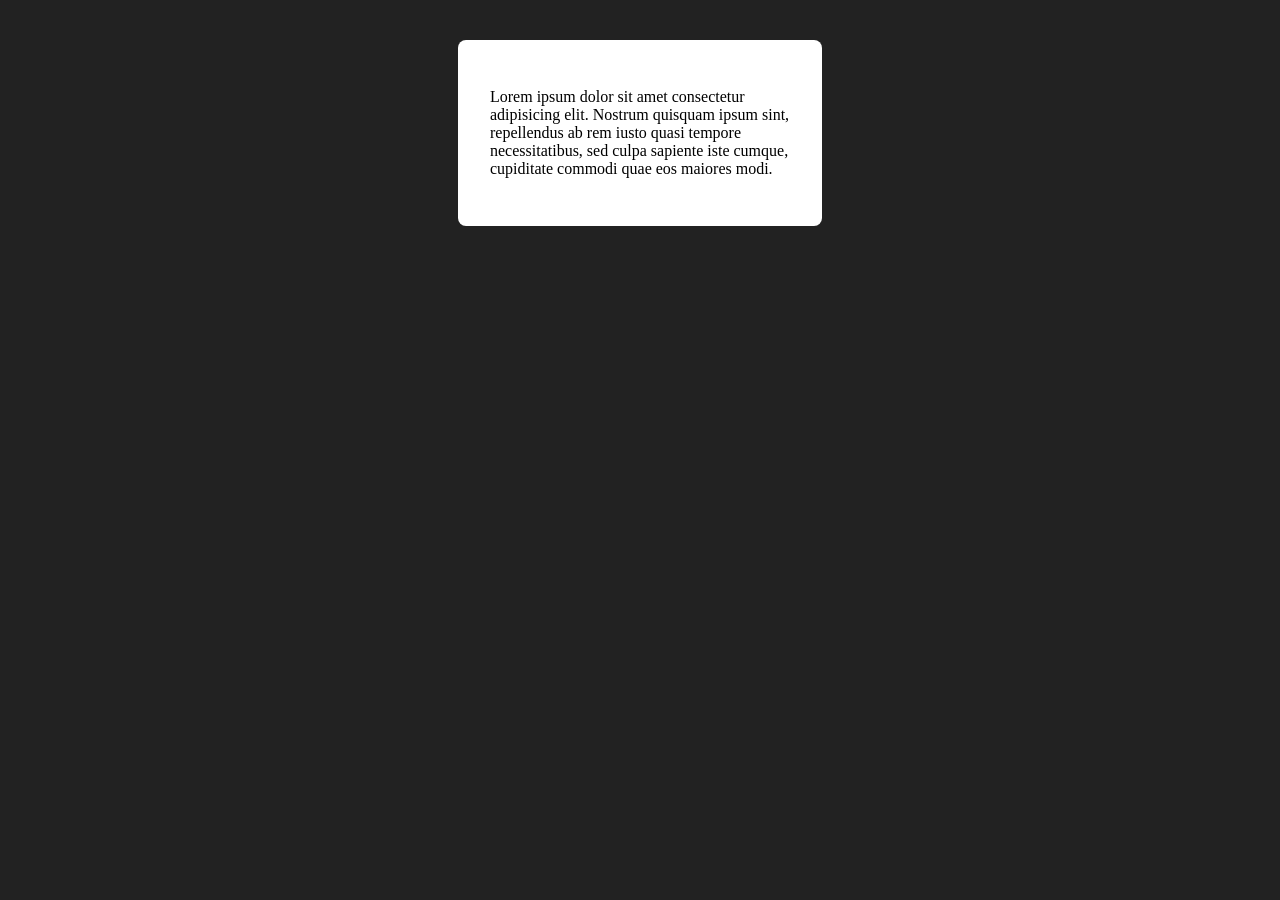
<file: Assignment/Assigment 5/Untitled-1.html>
<!DOCTYPE html>
<html lang="en">

<head>
    <meta charset="UTF-8">
    <meta http-equiv="X-UA-Compatible" content="IE=edge">
    <meta name="viewport" content="width=device-width, initial-scale=1.0">
    <title>Max width wrapper</title>
    <style type="text/css">
        body {
            background: #222;
            padding: 0px;
            padding-top: 32px;
        }
        
        .card {
            background-color: white;
            padding: 32px;
            border-radius: 8px;
        }
        
        p {
            margin-bottom: 16px;
        }
        
        .card {
            margin: auto;
            min-width: 175px;
            max-width: 300px;
        }
    </style>
</head>

<body>
    <div class="card ">
        <p>Lorem ipsum dolor sit amet consectetur adipisicing elit. Nostrum quisquam ipsum sint, repellendus ab rem iusto quasi tempore necessitatibus, sed culpa sapiente iste cumque, cupiditate commodi quae eos maiores modi.
        </p>
    </div>
</body>

</html>
</file>
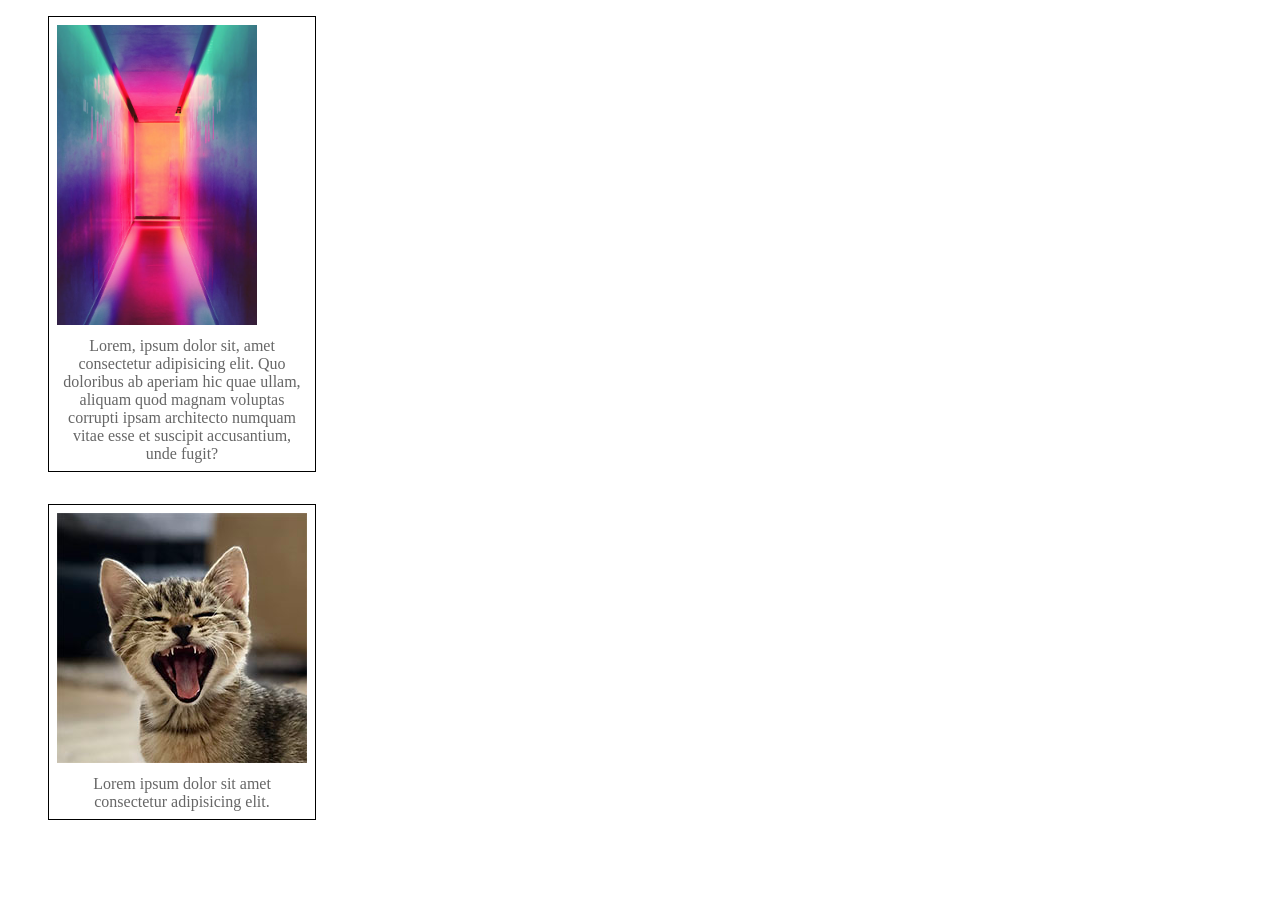
<file: Assignment/Assigment 5/Untitled-2.html>
<!DOCTYPE html>
<html>

<head>
    <meta charset="utf-8">
    <meta name="viewport" content="width=device-width, initial-scale=1">
    <title>Min content</title>
    <style type="text/css">
        figure {
            padding: 8px;
            border: 1px solid;
            margin-bottom: 32px;
        }
        
        figure img {
            margin-bottom: 8px;
        }
        
        figcaption {
            text-align: center;
            color: #666666;
        }
        
        .mat {
            width: min-content;
        }
    </style>
</head>

<body>
    <div class="mat">
        <figure>
            <img alt="A hallway with rainbow-coloured lighting" src="./art.jpg" style="width: 200px;" />
            <figcaption>
                Lorem, ipsum dolor sit, amet consectetur adipisicing elit. Quo doloribus ab aperiam hic quae ullam, aliquam quod magnam voluptas corrupti ipsam architecto numquam vitae esse et suscipit accusantium, unde fugit?
            </figcaption>
        </figure>

        <figure>
            <img alt="A yawning kitten" src="./cat.jpg" style="width: 250px;" />
            <figcaption>
                Lorem ipsum dolor sit amet consectetur adipisicing elit.
            </figcaption>

        </figure>
    </div>
</body>

</html>
</file>
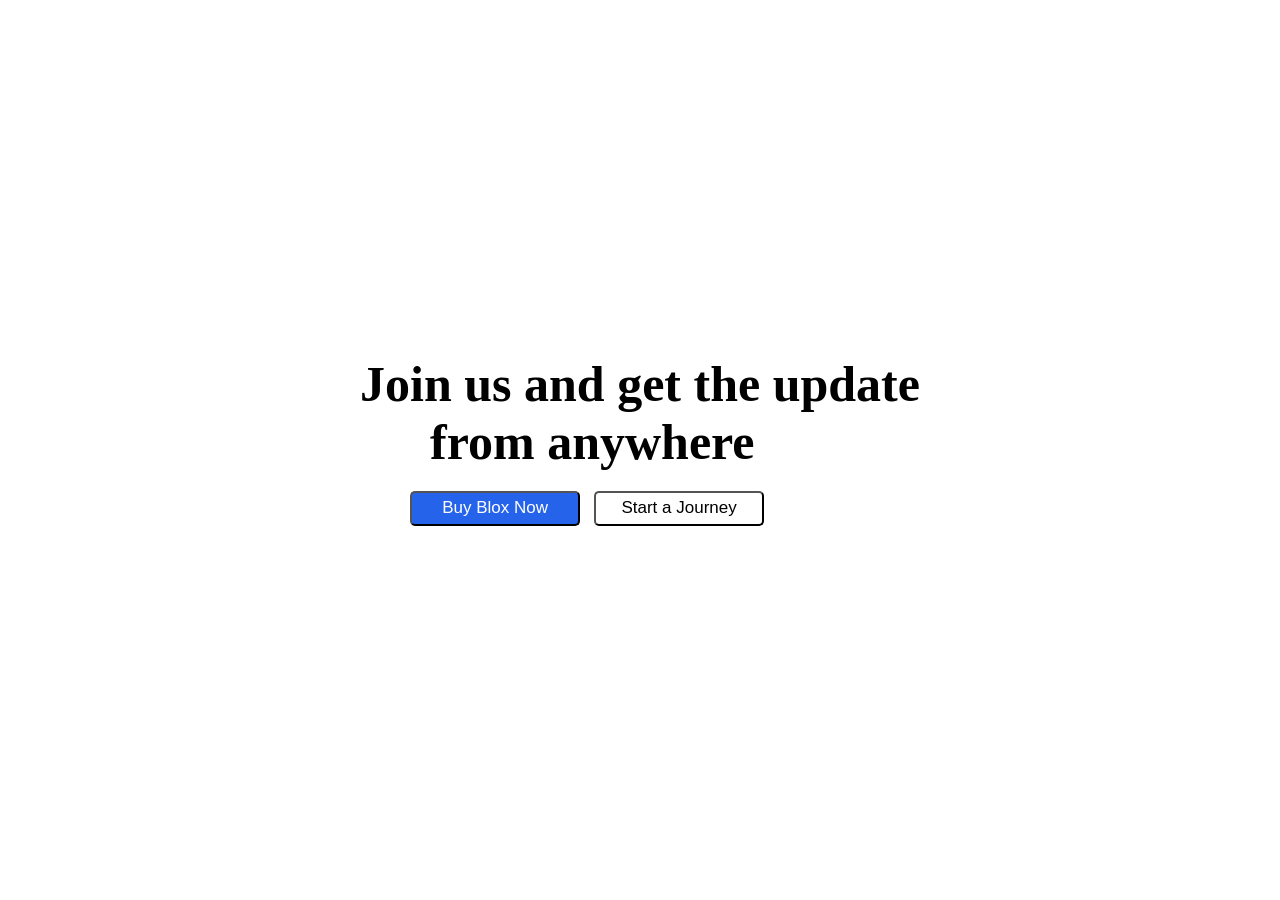
<file: Lab/lab 4/CTA.html>
<!DOCTYPE html>
<html lang="en">
  <head>
    <meta charset="UTF-8" />
    <meta http-equiv="X-UA-Compatible" content="IE=edge" />
    <meta name="viewport" content="width=device-width, initial-scale=1.0" />
    <link href="CTA.css" rel="stylesheet" />
    <title>Document</title>
  </head>
  <body>
    <div class="container">
      <div class="top">
        <span class="s1">Join us and get the update</span></br>
        <span class="s2">from anywhere</span>
      </div>

      <div class="bottom">
        <button class="b1">Buy Blox Now</button>
        <button class="b2">Start a Journey</button>
      </div>
    </div>
  </body>
</html>
</file>
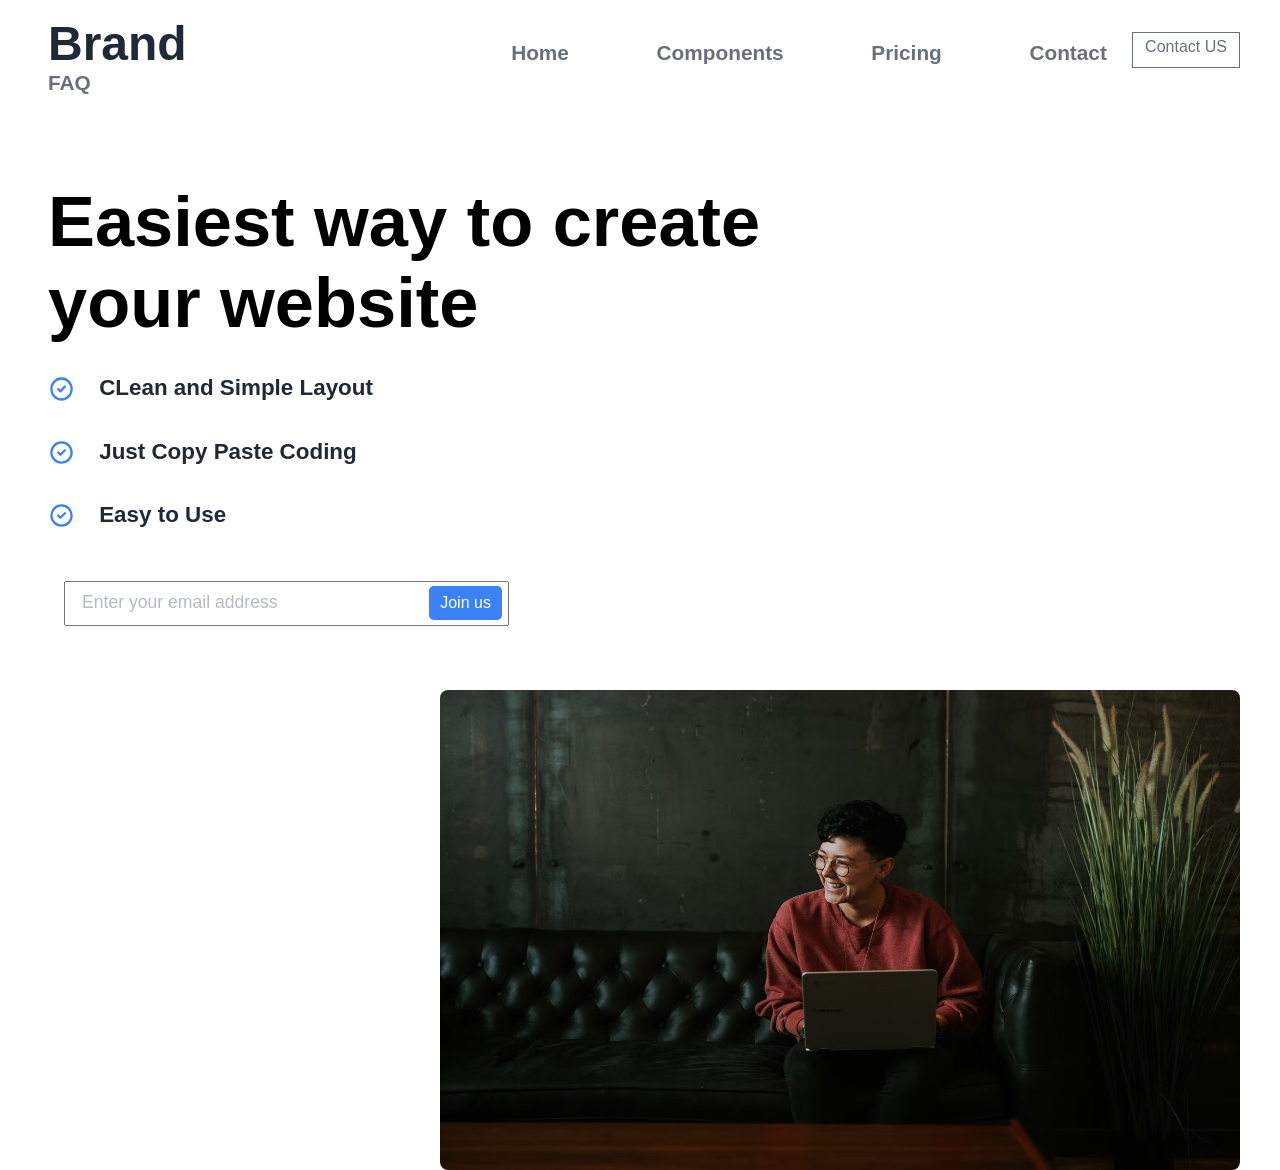
<file: Lab/lab 4/hero.html>
<!DOCTYPE html>
<html lang="en">
  <head>
    <meta charset="UTF-8" />
    <meta http-equiv="X-UA-Compatible" content="IE=edge" />
    <meta name="viewport" content="width=device-width, initial-scale=1.0" />
    <link href="hero.css" rel="stylesheet" />
    <title>Document</title>
  </head>
  <body>
    <main>
      <nav>
        <ul>
          <li>Brand</li>
          <li>Home</li>
          <li>Components</li>
          <li>Pricing</li>
          <li>Contact</li>
          <li>FAQ</li>
        </ul>
        <a href="#" class="contact">Contact US</a>
      </nav>

      <section class="container">
        <section class="left">
          <h1>Easiest way to create your website</h1>
          <div class="align">
            <img src="Assets\task-hero-tick-icon.svg" class="tick" />
            <p>CLean and Simple Layout</p>
          </div>
          <div class="align">
            <img src="Assets\task-hero-tick-icon.svg" class="tick" />
            <p>Just Copy Paste Coding</p>
          </div>
          <div class="align">
            <img src="Assets\task-hero-tick-icon.svg" class="tick" />
            <p>Easy to Use</p>
          </div>
          <div class="email">  
            <input type="text" placeholder="Enter your email address" class="text"/>
             <a href="#" class="join">Join us</a> 
          </div>
          </div>
        </section>
        <section class="right">
          <img src="Assets\task-hero.png" class="image" />
        </section>
      </section>
    </main>
  </body>
</html>
</file>
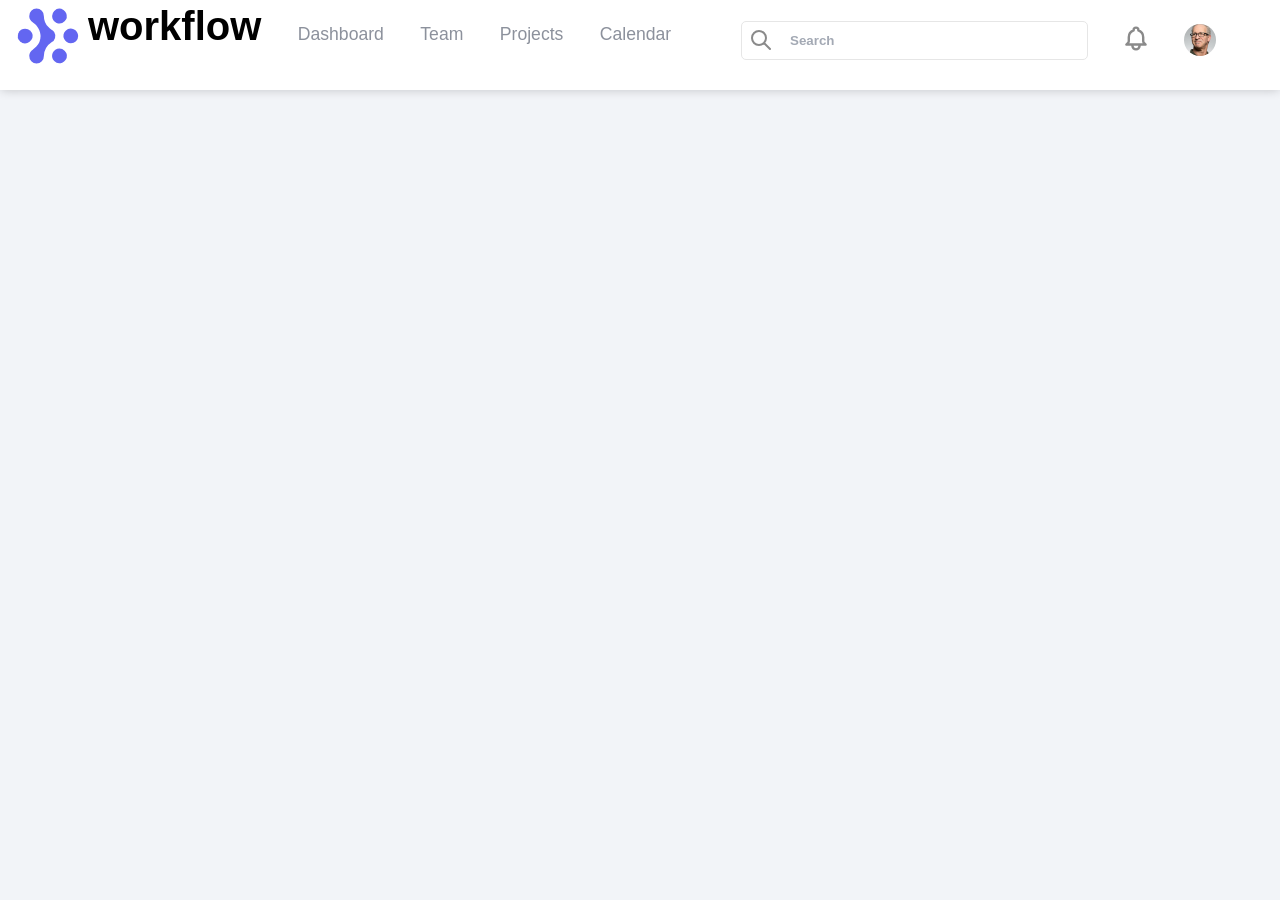
<file: Lab/lab 4/navbar.html>
<!DOCTYPE html>
<html lang="en">
  <head>
    <meta charset="UTF-8" />
    <meta http-equiv="X-UA-Compatible" content="IE=edge" />
    <meta name="viewport" content="width=device-width, initial-scale=1.0" />
    <link href="navbar.css" rel="stylesheet" />
    <title>Document</title>
  </head>
  <body>
    <nav>
      <img src="Assets/task-nav-logo.svg" class="logo" />
      <ul>
        <li>workflow</li>
        <li>Dashboard</li>
        <li>Team</li>
        <li>Projects</li>
        <li>Calendar</li>
      </ul>
      <a class="search">
        <img src="Assets/task-nav-search.svg" class="search-icon" />
        <input type="text" placeholder="Search" class="text" />
      </a>
      <a class="bell">
        <img src="Assets/task-nav-bell-icon.svg" class="bell-icon" />
      </a>
      <a class="man">
        <img src="Assets/task-nav-user.png" class="image" />
      </a>
    </nav>
  </body>
</html>
</file>
<file: Assignment/Assignment3/style.css>
/* || General setup */

html, body {
  margin: 0;
  padding: 0;
}

html {
  font-size: 10px;
  background-color: #a9a9a9;
}

body {
  width: 70%;
  min-width: 800px;
  margin: 0 auto;
}

/* || typography */

h1, h2, h3 {
  font-family: 'Cinzel Decorative', cursive;
  color: #2a2a2a;
}

p, input, li {
  font-family: 'Roboto Condensed', sans-serif;
  color: #2a2a2a;
}

h1 {
  font-size: 4rem;
  text-align: center;
  text-shadow: 2px 2px 10px black;
}

h2 {
  font-size: 3rem;
  text-align: center;
}

h3 {
  font-size: 2.2rem;
}

p, li {
  font-size: 1.6rem;
  line-height: 1.5;
}

/* || header layout */

header {
  margin-bottom: 10px;
  display: flex;
  flex-flow: row wrap;
}

body > * {
  background-color: red;
  padding: 1%;
}

main, header, nav, article, aside, footer, section {
  background-color: rgba(0,255,0,0.5);
  padding: 1%;
}

h1 {
  flex: 5;
  text-transform: uppercase;
}

header img {
  display: block;
  height: 60px;
  padding-top: 20.15px;
}

nav {
  height: 50px;
  flex: 100%;
  display: flex;
}

nav ul {
  padding: 0;
  list-style-type: none;
  flex: 2;
  display: flex;
}

nav li {
  display: inline;
  text-align: center;
  flex: 1;
}

nav a, nav span {
  display: inline-block;
  font-size: 2rem;
  height: 3rem;
  line-height: 1.7;
  text-transform: uppercase;
  text-decoration: none;
  color: black;

}

/* || main layout */

main {
  display: flex;
}

article, section {
  flex: 4;
}

aside {
  flex: 1;
  margin-left: 10px;
  padding: 1%;
}

aside a {
  display: block;
  float: left;
  width: 50%;
}

aside img {
  max-width: 100%;
}

footer {
  margin-top: 10px;
}
</file>
<file: Lab/lab 2/style.css>
h1 {
  margin-left: 15rem;
  font-size: 60px;
}
main {
  margin: 5rem auto;
}
div {
  display: flex;
  align-items: center;
  justify-content: center;
  flex-direction: column;
}
section {
  display: flex;
  justify-content: center;
}
span {
  color: #b9cbd1;
  height: 4.7rem;
  width: 8rem;
  font-size: 1.5rem;
}
.r6 {
  background-color: #26be96;
  padding: 0px 20px;
}
.btn {
  margin-right: 10px;
  font-size: 20px;
  font-weight: bolder;
  margin-bottom: 30px;
}
.btn-default {
  padding: 10px 15px;
  border: 1px solid #26be96;
  background-color: #26be96;
  border-radius: 50%;
  color: #ffffff;
}
.btn-default3 {
  padding: 10px 15px;
  border: 1px solid #a9e5d5;
  background-color: #a9e5d5;
  border-radius: 50%;
  color: #ffffff;
}
.btn-primary {
  padding: 10px 40px;
  border: 1px solid #26be96;
  background-color: #26be96;
  border-radius: 5px;
  color: #ffffff;
}
.btn-primary2 {
  padding: 10px 40px;
  border: 1px solid #a9e5d5;
  background-color: #a9e5d5;
  border-radius: 5px;
  color: #f3fcf9;
}
.btn-primary3 {
  padding: 10px 40px;
  border: 2px solid #26be96;
  background-color: #ffffff;
  border-radius: 5px;
  color: #26be96;
}
.btn-primary4 {
  padding: 10px 40px;
  border: 2px solid #9ae1ce;
  background-color: #ffffff;
  border-radius: 5px;
  color: #b3e9db;
}
.btn-primary5 {
  padding: 10px 40px;
  border: 2px solid #26be96;
  background-color: #ffffff;
  border-radius: 5px;
  color: #4ecaa9;
}
.btn-primary6 {
  padding: 10px 40px;
  border: 2px solid #26be96;
  background-color: #7cd8c0;
  border-radius: 5px;
  color: #19ba90;
}
.btn-primary7 {
  padding: 10px 40px;
  border: 2px solid #9ae0ce;
  background-color: #26be96;
  border-radius: 5px;
  color: #edf9f6;
}
.btn-primary8 {
  padding: 10px 40px;
  border: 2px solid #7fd8c1;
  background-color: #26be96;
  border-radius: 5px;
  color: #7fd8c1;
}
.btn-secondary {
  padding: 10px 40px;
  border: 1px solid #7899a3;
  background-color: #e5ebed;
  border-radius: 5px;
  color: #7899a3;
}
.btn-secondary2 {
  padding: 10px 40px;
  border: 1px solid #f5f7f8;
  background-color: #f5f7f8;
  border-radius: 5px;
  color: #cedadd;
}
.btn-secondary3 {
  padding: 10px 40px;
  border: 2px solid #dfe7e9;
  background-color: #ffffff;
  border-radius: 5px;
  color: #7899a3;
}
.btn-secondary4 {
  padding: 10px 40px;
  border: 2px solid #e4ebed;
  background-color: #ffffff;
  border-radius: 5px;
  color: #cfdbde;
}
.btn-destructive {
  padding: 10px 40px;
  border: 1px solid #f09378;
  background-color: #f09378;
  border-radius: 5px;
  color: #ffffff;
}
.btn-destructive2 {
  padding: 10px 40px;
  border: 1px solid #f9cec1;
  background-color: #f9cec1;
  border-radius: 5px;
  color: #fefaf8;
}
.btn-destructive3 {
  padding: 10px 40px;
  border: 2px solid #f09378;
  background-color: #ffffff;
  border-radius: 5px;
  color: #f09378;
}
.btn-destructive4 {
  padding: 10px 40px;
  border: 2px solid #fce7e0;
  background-color: #ffffff;
  border-radius: 5px;
  color: #f7c3b4;
}
/***************default****************/
a.btn-default {
  outline: none;
  text-decoration: none;
}
a.btn-primary {
  outline: none;
  text-decoration: none;
}
a.btn-primary3 {
  outline: none;
  text-decoration: none;
}
a.btn-primary5 {
  outline: none;
  text-decoration: none;
}
a.btn-primary7 {
  outline: none;
  text-decoration: none;
}
a.btn-secondary {
  outline: none;
  text-decoration: none;
}
a.btn-secondary3 {
  outline: none;
  text-decoration: none;
}
a.btn-destructive {
  outline: none;
  text-decoration: none;
}
a.btn-destructive3 {
  outline: none;
  text-decoration: none;
}

/********************hover********************/
a.btn-default:hover {
  box-shadow: 0px 3px #1a9781;
}
a.btn-primary:hover {
  box-shadow: 0px 3px #1a9781;
}
a.btn-primary3:hover {
  border: 3px solid #1a9781;
}
a.btn-primary5:hover {
  box-shadow: 0px 3px #99e0ce;
}
a.btn-primary7:hover {
  border: 3px solid #f0fbf8;
  color: #f0fbf8;
}
a.btn-secondary:hover {
  box-shadow: 0px 3px #98b1b9;
}
a.btn-secondary3:hover {
  border: 3px solid #98b1b9;
}
a.btn-destructive:hover {
  box-shadow: 0px 3px #be684f;
}
a.btn-destructive3:hover {
  border: 3px solid #be684f;
}
/*********************active******************/
a.btn-default:active {
  background-color: #67d2b6;
  box-shadow: 0px 0px;
}
a.btn-primary:active {
  background-color: #67d2b6;
  box-shadow: 0px 0px;
  color: #f0faf8;
}
a.btn-primary3:active {
  background-color: #67d2b6;
  border: 0;
  color: #f0faf8;
}
a.btn-primary5:active {
  background-color: #beebdf;
  box-shadow: 0px 0px;
  color: #42c6a4;
}
a.btn-primary7:active {
  background-color: #beebdf;
  border: 0;
  color: #1ebb92;
}
a.btn-secondary:active {
  background-color: #edf1f3;
  box-shadow: 0px 0px;
  color: #97b0b9;
}
a.btn-secondary3:active {
  background-color: #edf1f3;
  color: #97b0b9;
  border: 0;
}
a.btn-destructive:active {
  background-color: #f4a892;
  box-shadow: 0px 0px;
  color: #fce9e4;
}
a.btn-destructive3:active {
  background-color: #f4a892;
  color: #fce9e4;
  border: 0;
}
</file>
<file: Lab/Lab 3/style.css>
body {
  background-color: #122138;
}
html {
  font-size: 90%;
  font-family: Inter;
}
main {
  width: 85%;
  margin: 0rem auto;
}
span {
  display: block;
  width: 8rem;
  height: 4rem;
  border: 1px;
  border-radius: 8%;
  color: #ffffff;
}
.grid {
  display: grid;
  grid-template-columns: repeat(11, 8rem);
  column-gap: 1rem;
  row-gap: 0rem;
  color: #ffffff;
}
h1 {
  font-size: 4rem;
  color: #ffffff;
  margin-left: 18rem;
}
.name {
  font-size: 1.5rem;
  font-weight: 600;
  padding-top: 1rem;
}
.number {
  margin-top: 0.5rem;
  margin-bottom: 0.5rem;
  height: auto;
  font-size: 1.7rem;
  font-weight: 500;
}
.color {
  color: #8392a7;
  font-size: 0.8rem;
  font-weight: 500;
  height: 2rem;
}

/* ----------------slate-------------------------------*/
.slate1 {
  background-color: hsl(210, 40%, 98%);
}
.slate2 {
  background-color: hsl(210, 40%, 98%);
}
.slate3 {
  background-color: hsl(214, 32%, 91%);
}
.slate4 {
  background-color: hsl(213, 27%, 84%);
}
.slate5 {
  background-color: hsl(215, 20%, 65%);
}
.slate6 {
  background-color: hsl(215, 16%, 47%);
}
.slate7 {
  background-color: hsl(215, 19%, 35%);
}
.slate8 {
  background-color: hsl(215, 25%, 27%);
}
.slate9 {
  background-color: hsl(217, 33%, 17%);
}
.slate10 {
  background-color: hsl(222, 47%, 11%);
}
/* ---------------grey------------------------ */
.Gray1 {
  background-color: hsl(210, 20%, 98%);
}
.Gray2 {
  background-color: hsl(220, 14%, 96%);
}
.Gray3 {
  background-color: hsl(220, 13%, 91%);
}
.Gray4 {
  background-color: hsl(216, 12%, 84%);
}
.Gray5 {
  background-color: hsl(218, 11%, 65%);
}
.Gray6 {
  background-color: hsl(220, 9%, 46%);
}
.Gray7 {
  background-color: hsl(215, 14%, 34%);
}
.Gray8 {
  background-color: hsl(217, 19%, 27%);
}
.Gray9 {
  background-color: hsl(215, 28%, 17%);
}
.Gray10 {
  background-color: hsl(221, 39%, 11%);
}
/*-------------------------Zinc------------------------------*/
.zinc1 {
  background-color: hsl(0, 0%, 98%);
}
.zinc2 {
  background-color: hsl(240, 5%, 96%);
}
.zinc3 {
  background-color: hsl(240, 6%, 90%);
}
.zinc4 {
  background-color: hsl(240, 5%, 84%);
}
.zinc5 {
  background-color: hsl(240, 5%, 65%);
}
.zinc6 {
  background-color: hsl(240, 4%, 46%);
}
.zinc7 {
  background-color: hsl(240, 5%, 34%);
}
.zinc8 {
  background-color: hsl(240, 5%, 26%);
}
.zinc9 {
  background-color: hsl(240, 4%, 16%);
}
.zinc10 {
  background-color: hsl(240, 6%, 10%);
}
/*-------------------------Neutral------------------------------*/
.neutral1 {
  background-color: hsl(210deg, 40%, 98%);
}
.neutral2 {
  background-color: hsl(210deg, 40%, 98%);
}
.neutral3 {
  background-color: hsl(214deg, 32%, 91%);
}
.neutral4 {
  background-color: hsl(213deg, 27%, 84%);
}
.neutral5 {
  background-color: hsl(215deg, 20%, 65%);
}
.neutral6 {
  background-color: hsl(215deg, 16%, 47%);
}
.neutral7 {
  background-color: hsl(215deg, 19%, 35%);
}
.neutral8 {
  background-color: hsl(215deg, 25%, 27%);
}
.neutral9 {
  background-color: hsl(2117deg, 33%, 17%);
}
.neutral10 {
  background-color: hsl(222deg, 47%, 11%);
}
/*-------------------------Stone------------------------------*/
.stone1 {
  background-color: hsl(60, 9%, 98%);
}

.stone2 {
  background-color: hsl(60, 5%, 96%);
}

.stone3 {
  background-color: hsl(20, 6%, 90%);
}

.stone4 {
  background-color: hsl(24, 6%, 83%);
}

.stone5 {
  background-color: hsl(24, 5%, 64%);
}

.stone6 {
  background-color: hsl(25, 5%, 45%);
}

.stone7 {
  background-color: hsl(33, 5%, 32%);
}

.stone8 {
  background-color: hsl(30, 6%, 25%);
}

.stone9 {
  background-color: hsl(12, 6%, 15%);
}

.stone10 {
  background-color: hsl(24, 10%, 10%);
}

/* ------------------------ Red ---------------------------- */
.red1 {
  background-color: hsl(0, 86%, 97%);
}

.red2 {
  background-color: hsl(0, 93%, 94%);
}

.red3 {
  background-color: hsl(0, 96%, 89%);
}

.red4 {
  background-color: hsl(0, 94%, 82%);
}

.red5 {
  background-color: hsl(0, 91%, 71%);
}

.red6 {
  background-color: hsl(0, 84%, 60%);
}

.red7 {
  background-color: hsl(0, 72%, 51%);
}

.red8 {
  background-color: hsl(0, 74%, 42%);
}

.red9 {
  background-color: hsl(0, 70%, 35%);
}

.red10 {
  background-color: hsl(0, 63%, 31%);
}

/* ---------------------- Orange ------------------------- */
.orange1 {
  background-color: hsl(33, 100%, 97%);
}

.orange2 {
  background-color: hsl(34, 100%, 92%);
}

.orange3 {
  background-color: hsl(32, 98%, 83%);
}

.orange4 {
  background-color: hsl(31, 97%, 72%);
}

.orange5 {
  background-color: hsl(27, 96%, 61%);
}

.orange6 {
  background-color: hsl(25, 95%, 53%);
}

.orange7 {
  background-color: hsl(21, 90%, 48%);
}

.orange8 {
  background-color: hsl(17, 88%, 40%);
}

.orange9 {
  background-color: hsl(15, 79%, 34%);
}

.orange10 {
  background-color: hsl(15, 75%, 28%);
}

/* ------------------------------ Amber---------------------  */
.amber1 {
  background-color: hsl(48, 100%, 96%);
}

.amber2 {
  background-color: hsl(48, 97%, 89%);
}

.amber3 {
  background-color: hsl(48, 97%, 77%);
}

.amber4 {
  background-color: hsl(46, 97%, 65%);
}

.amber5 {
  background-color: hsl(43, 96%, 56%);
}

.amber6 {
  background-color: hsl(38, 92%, 50%);
}

.amber7 {
  background-color: hsl(32, 95%, 44%);
}

.amber8 {
  background-color: hsl(26, 91%, 37%);
}

.amber9 {
  background-color: hsl(23, 83%, 31%);
}

.amber10 {
  background-color: hsl(22, 78%, 27%);
}

/*----------------------------  Yellow ---------------------------- */
.yellow1 {
  background-color: hsl(55, 92%, 95%);
}

.yellow2 {
  background-color: hsl(55, 97%, 88%);
}

.yellow3 {
  background-color: hsl(53, 98%, 77%);
}

.yellow4 {
  background-color: hsl(50, 98%, 64%);
}

.yellow5 {
  background-color: hsl(48, 96%, 53%);
}

.yellow6 {
  background-color: hsl(45, 93%, 48%);
}

.yellow7 {
  background-color: hsl(41, 96%, 40%);
}

.yellow8 {
  background-color: hsl(35, 92%, 33%);
}

.yellow9 {
  background-color: hsl(32, 81%, 29%);
}

.yellow10 {
  background-color: hsl(28, 73%, 26%);
}

/* --------------------------- Lime ---------------------- */
.lime1 {
  background-color: hsl(78, 92%, 95%);
}

.lime2 {
  background-color: hsl(80, 89%, 89%);
}

.lime3 {
  background-color: hsl(81, 89%, 80%);
}

.lime4 {
  background-color: hsl(82, 85%, 67%);
}

.lime5 {
  background-color: hsl(83, 78%, 56%);
}

.lime6 {
  background-color: hsl(84, 81%, 44%);
}

.lime7 {
  background-color: hsl(85, 85%, 35%);
}

.lime8 {
  background-color: hsl(86, 78%, 27%);
}

.lime9 {
  background-color: hsl(86, 69%, 23%);
}

.lime10 {
  background-color: hsl(88, 61%, 20%);
}

/* ---------------------------- Green-------------------------  */
.green1 {
  background-color: hsl(138, 77%, 97%);
}

.green2 {
  background-color: hsl(141, 84%, 93%);
}

.green3 {
  background-color: hsl(141, 79%, 85%);
}

.green4 {
  background-color: hsl(142, 77%, 73%);
}

.green5 {
  background-color: hsl(142, 69%, 58%);
}
.green6 {
  background-color: hsl(142, 71%, 45%);
}

.green7 {
  background-color: hsl(142, 76%, 36%);
}

.green8 {
  background-color: hsl(142, 72%, 29%);
}

.green9 {
  background-color: hsl(143, 64%, 24%);
}

.green10 {
  background-color: hsl(144, 61%, 20%);
}

/* --------------------------- Emerald------------------------  */
.emerald1 {
  background-color: hsl(152, 81%, 96%);
}

.emerald2 {
  background-color: hsl(149, 80%, 90%);
}

.emerald3 {
  background-color: hsl(152, 76%, 80%);
}

.emerald4 {
  background-color: hsl(156, 72%, 67%);
}

.emerald5 {
  background-color: hsl(158, 64%, 52%);
}

.emerald6 {
  background-color: hsl(160, 84%, 39%);
}

.emerald7 {
  background-color: hsl(161, 94%, 30%);
}

.emerald8 {
  background-color: hsl(163, 94%, 24%);
}

.emerald9 {
  background-color: hsl(163, 88%, 20%);
}

.emerald10 {
  background-color: hsl(164, 86%, 17%);
}

/* ----------------------------- Teal ----------------------- */
.teal1 {
  background-color: hsl(166, 77%, 97%);
}

.teal2 {
  background-color: hsl(167, 86%, 89%);
}

.teal3 {
  background-color: hsl(168, 84%, 78%);
}

.teal4 {
  background-color: hsl(171, 77%, 64%);
}

.teal5 {
  background-color: hsl(172, 66%, 50%);
}

.teal6 {
  background-color: hsl(173, 80%, 40%);
}

.teal7 {
  background-color: hsl(175, 84%, 32%);
}

.teal8 {
  background-color: hsl(175, 77%, 26%);
}

.teal9 {
  background-color: hsl(176, 69%, 22%);
}

.teal10 {
  background-color: hsl(176, 61%, 19%);
}

/*------------------------  Cyan ------------------------ */
.cyan1 {
  background-color: hsl(183, 100%, 96%);
}

.cyan2 {
  background-color: hsl(185, 96%, 90%);
}

.cyan3 {
  background-color: hsl(186, 94%, 82%);
}

.cyan4 {
  background-color: hsl(187, 92%, 69%);
}

.cyan5 {
  background-color: hsl(188, 86%, 53%);
}

.cyan6 {
  background-color: hsl(189, 95%, 43%);
}

.cyan7 {
  background-color: hsl(192, 91%, 37%);
}

.cyan8 {
  background-color: hsl(193, 82%, 31%);
}

.cyan9 {
  background-color: hsl(194, 70%, 27%);
}

.cyan10 {
  background-color: hsl(196, 64%, 24%);
}

/* -------------------- Sky------------------------  */
.sky1 {
  background-color: hsl(204, 100%, 97%);
}

.sky2 {
  background-color: hsl(204, 94%, 94%);
}

.sky3 {
  background-color: hsl(201, 94%, 86%);
}

.sky4 {
  background-color: hsl(199, 96%, 74%);
}

.sky5 {
  background-color: hsl(198, 93%, 60%);
}

.sky6 {
  background-color: hsl(199, 89%, 48%);
}

.sky7 {
  background-color: hsl(200, 98%, 39%);
}

.sky8 {
  background-color: hsl(201, 96%, 32%);
}

.sky9 {
  background-color: hsl(201, 90%, 28%);
}

.sky10 {
  background-color: hsl(202, 80%, 24%);
}

/* ------------------------------- Blue---------------------  */
.blue1 {
  background-color: hsl(214, 100%, 97%);
}

.blue2 {
  background-color: hsl(214, 95%, 93%);
}

.blue3 {
  background-color: hsl(213, 97%, 87%);
}

.blue4 {
  background-color: hsl(212, 96%, 78%);
}

.blue5 {
  background-color: hsl(213, 94%, 68%);
}

.blue6 {
  background-color: hsl(217, 91%, 60%);
}

.blue7 {
  background-color: hsl(221, 83%, 53%);
}

.blue8 {
  background-color: hsl(224, 76%, 48%);
}

.blue9 {
  background-color: hsl(226, 71%, 40%);
}

.blue10 {
  background-color: hsl(224, 64%, 33%);
}

/*-------------------------------  Indigo ----------------------- */
.indigo1 {
  background-color: hsl(226, 100%, 97%);
}

.indigo2 {
  background-color: hsl(226, 100%, 94%);
}

.indigo3 {
  background-color: hsl(228, 97%, 89%);
}

.indigo4 {
  background-color: hsl(230, 94%, 82%);
}

.indigo5 {
  background-color: hsl(234, 90%, 74%);
}

.indigo6 {
  background-color: hsl(239, 84%, 67%);
}

.indigo7 {
  background-color: hsl(243, 75%, 59%);
}

.indigo8 {
  background-color: hsl(245, 58%, 51%);
}

.indigo9 {
  background-color: hsl(244, 55%, 41%);
}

.indigo10 {
  background-color: hsl(242, 47%, 34%);
}

/* ------------------------------------- Violet-------------------------------  */
.violet1 {
  background-color: hsl(250, 100%, 98%);
}

.violet2 {
  background-color: hsl(251, 91%, 96%);
}

.violet3 {
  background-color: hsl(251, 95%, 92%);
}

.violet4 {
  background-color: hsl(252, 95%, 85%);
}

.violet5 {
  background-color: hsl(255, 92%, 76%);
}

.violet6 {
  background-color: hsl(258, 90%, 66%);
}

.violet7 {
  background-color: hsl(262, 83%, 58%);
}

.violet8 {
  background-color: hsl(263, 70%, 50%);
}

.violet9 {
  background-color: hsl(263, 69%, 42%);
}

.violet10 {
  background-color: hsl(264, 67%, 35%);
}

/*------------------------  Purple ------------------------------- */
.purple1 {
  background-color: hsl(270, 100%, 98%);
}

.purple2 {
  background-color: hsl(269, 100%, 96%);
}

.purple3 {
  background-color: hsl(269, 100%, 92%);
}

.purple4 {
  background-color: hsl(269, 97%, 85%);
}

.purple5 {
  background-color: hsl(270, 95%, 75%);
}

.purple6 {
  background-color: hsl(271, 91%, 65%);
}

.purple7 {
  background-color: hsl(271, 81%, 56%);
}

.purple8 {
  background-color: hsl(272, 72%, 47%);
}

.purple9 {
  background-color: hsl(273, 67%, 39%);
}

.purple10 {
  background-color: hsl(274, 66%, 32%);
}

/* -------------------------- Fuchsia ---------------------- */
.fuchsia1 {
  background-color: hsl(289, 100%, 98%);
}

.fuchsia2 {
  background-color: hsl(287, 100%, 96%);
}

.fuchsia3 {
  background-color: hsl(288, 96%, 91%);
}

.fuchsia4 {
  background-color: hsl(291, 93%, 83%);
}

.fuchsia5 {
  background-color: hsl(292, 91%, 73%);
}

.fuchsia6 {
  background-color: hsl(292, 84%, 61%);
}

.fuchsia7 {
  background-color: hsl(293, 70%, 49%);
}

.fuchsia8 {
  background-color: hsl(295, 72%, 40%);
}

.fuchsia9 {
  background-color: hsl(295, 70%, 33%);
}

.fuchsia10 {
  background-color: hsl(297, 64%, 28%);
}

/* --------------------------- Pink--------------------  */
.pink1 {
  background-color: hsl(327, 73%, 97%);
}

.pink2 {
  background-color: hsl(326, 78%, 95%);
}

.pink3 {
  background-color: hsl(326, 85%, 90%);
}

.pink4 {
  background-color: hsl(327, 87%, 82%);
}

.pink5 {
  background-color: hsl(329, 86%, 70%);
}

.pink6 {
  background-color: hsl(330, 81%, 60%);
}

.pink7 {
  background-color: hsl(333, 71%, 51%);
}

.pink8 {
  background-color: hsl(335, 78%, 42%);
}

.pink9 {
  background-color: hsl(336, 74%, 35%);
}

.pink10 {
  background-color: hsl(336, 69%, 30%);
}

/* -------------------Rose--------------------------*/
.rose1 {
  background-color: hsl(356, 100%, 97%);
}

.rose2 {
  background-color: hsl(356, 100%, 95%);
}

.rose3 {
  background-color: hsl(353, 96%, 90%);
}

.rose4 {
  background-color: hsl(353, 96%, 82%);
}

.rose5 {
  background-color: hsl(351, 95%, 71%);
}

.rose6 {
  background-color: hsl(350, 89%, 60%);
}

.rose7 {
  background-color: hsl(347, 77%, 50%);
}

.rose8 {
  background-color: hsl(345, 83%, 41%);
}

.rose9 {
  background-color: hsl(343, 80%, 35%);
}

.rose10 {
  background-color: hsl(342, 76%, 30%);
}
</file>
<file: Lab/lab 4/CTA.css>
.container {
    position:absolute;
    top:0;
    right:0;
    bottom:0;
    left:0;
    margin: auto;
    width: fit-content;
    height: fit-content;
}
.s1,.s2{
    font-size: 50px;
    font-weight: 900;


}
.s2{
    margin-left: 70px;

}
.bottom{
    margin-left: 30px;
    padding: 20px;

}
.b1{
    font-size: 15px;
    font-weight: 600;
    margin-right: 10px;
    border-radius: 5px;
    background-color: #2663EB;
    color: white;
    
}
.b2{
    font-size: 15px;
    font-weight: 600;
    border-radius: 5px;
    background-color: white;
}
.b1,.b2{

    font-size: 17px;
  height: 35px;
  width: 170px;
  font-weight: 500;
  border-radius: 5px;
}
</file>
<file: Lab/lab 4/hero.css>
html {
    font-family: Arial, Helvetica, sans-serif;
  }
  /* ----------------------------navigation------------------- */
  nav {
    position: relative;
  }
  li {
    list-style: none;
    display: inline;
    margin-right: 5.2rem;
    font-size: 1.3rem;
    color: #68707c;
    font-weight: 600;
  }
  li:first-child {
    font-size: 3rem;
    font-weight: 700;
    color: #1f2937;
    margin-right: 20rem;
  }
  .contact {
    position: absolute;
    text-decoration: none;
    text-align: center;
    border: 1px solid #68707c;
    padding: 5px;
    color: #68707c;
    height: 1.5rem;
    width: 6rem;
    top: 1rem;
    bottom: 0;
    right: 2rem;
  }
  /* ----------------------container section--------------- */
  .container {
    margin-left: 2.5rem;
  }
  .align {
    position: relative;
    margin-bottom: 2rem;
  }
  .left {
    float: left;
    width: 800px;
  }
  h1 {
    font-size: 4.4rem;
    margin-bottom: 2rem;
  }
  .tick {
    width: 1.7rem;
    height: 1.7rem;
    filter: invert(44%) sepia(88%) saturate(2522%) hue-rotate(202deg)
      brightness(98%) contrast(97%);
  }
  p {
    font-size: 1.4rem;
    margin-left: 1.5rem;
    position: absolute;
    display: inline;
    color: #1f2937;
    font-weight: 700;
    margin-top: 0;
  }
  .image {
    margin-top: 4rem;
    margin-right: 2rem;
    width: 50rem;
    height: 30rem;
    float: right;
    border-radius: 0.5rem;
  }
  .email {
    margin-top: 3rem;
    margin-left: 1rem;
  }
  .text {
    padding: 0.8rem 16rem 0.8rem 1rem;
  }
  ::placeholder {
    font-size: 1.1rem;
    color: #b5bbc4;
    font-weight: 500;
    padding-left: 0rem;
    margin-right: -5rem;
  }
  .join {
    position: absolute;
    margin-left: -5rem;
    margin-top: 0.3rem;
    text-decoration: none;
    font-size: 1rem;
    padding: 0.5rem 0.7rem;
    background-color: #3b82f6;
    color: #fff;
    border-radius: 0.3rem;
    cursor: pointer;
  }
</file>
<file: Lab/lab 4/navbar.css>
html {
    font-family: Arial, Helvetica, sans-serif;
  }
  body {
    background-color: #f2f4f8;
  }
  /* ----------------------navigation---------------- */
  nav {
    position: absolute;
    left: 0;
    right: 0;
    top: 0;
    box-shadow: 0 1px 10px -1px rgb(0 0 0 / 20%);
    height: 10%;
    width: 100%;
    background-color: #ffffff;
  }
  ul {
    margin-top: -4.5rem;
    margin-left: 3rem;
  }
  li {
    position: relative;
    list-style: none;
    display: inline;
    font-size: 1.1rem;
    margin-right: 2rem;
    color: #8c919c;
    cursor: pointer;
  }
  li:first-child {
    color: black;
    font-size: 2.5rem;
    font-weight: 900;
  }
  /* ---------------logo------------- */
  .logo {
    width: 4rem;
    height: 4.5rem;
    margin-left: 1rem;
  }
  /* ---------------------search logo--------------- */
  .search {
    position: absolute;
    right: 12rem;
    top: 1.3rem;
  }
  .search-icon {
    cursor: pointer;
    position: absolute;
    height: 2rem;
    width: 1.5rem;
    top: 0.2rem;
    margin-left: 0.5rem;
    filter: invert(55%) sepia(0%) saturate(0%) hue-rotate(219deg) brightness(99%)
      contrast(89%);
  }
  /* ----------------------search-box-------------- */
  .text {
    padding: 0.7rem 8rem 0.7rem 3rem;
    border: 1px solid #e6e6e6;
    border-radius: 5px;
  }
  ::placeholder {
    color: #a3a9b4;
    font-weight: 700;
  }
  /* ---------------bellicon----------- */
  .bell {
    cursor: pointer;
    position: absolute;
    top: 1.5rem;
    right: 8rem;
  }
  .bell-icon {
    height: 1.8rem;
    width: 2rem;
    filter: invert(55%) sepia(0%) saturate(0%) hue-rotate(219deg) brightness(99%)
      contrast(89%);
  }
  /* ----------------------image of man */
  .man {
    position: absolute;
    top: 1.5rem;
    right: 4rem;
  }
  .image {
    cursor: pointer;
    width: 2rem;
    height: 2rem;
    border-radius: 50%;
  }
  /* ---------------hover--------------- */
  li:not(:first-child):hover {
    color: #3f4551;
    padding-bottom: 1.6rem;
    border-bottom: 3px solid #6467f1;
  }
</file>
